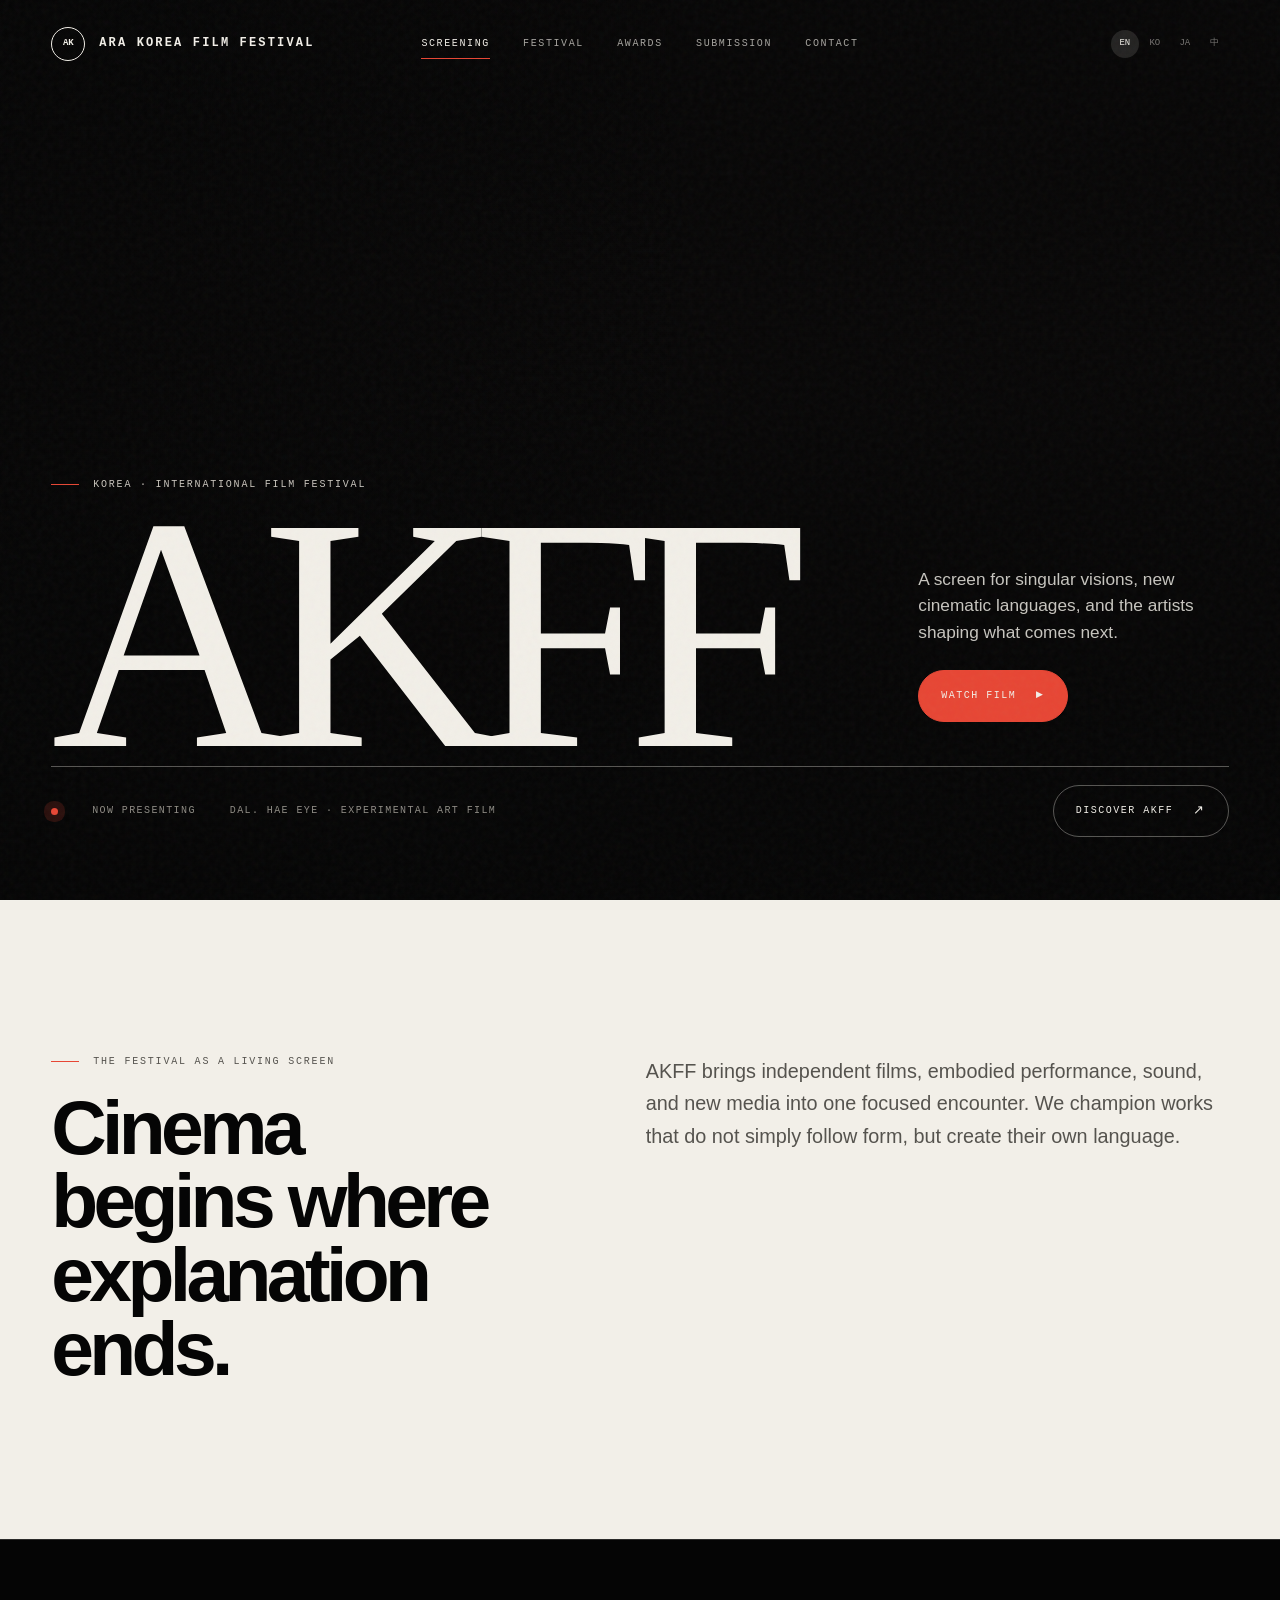
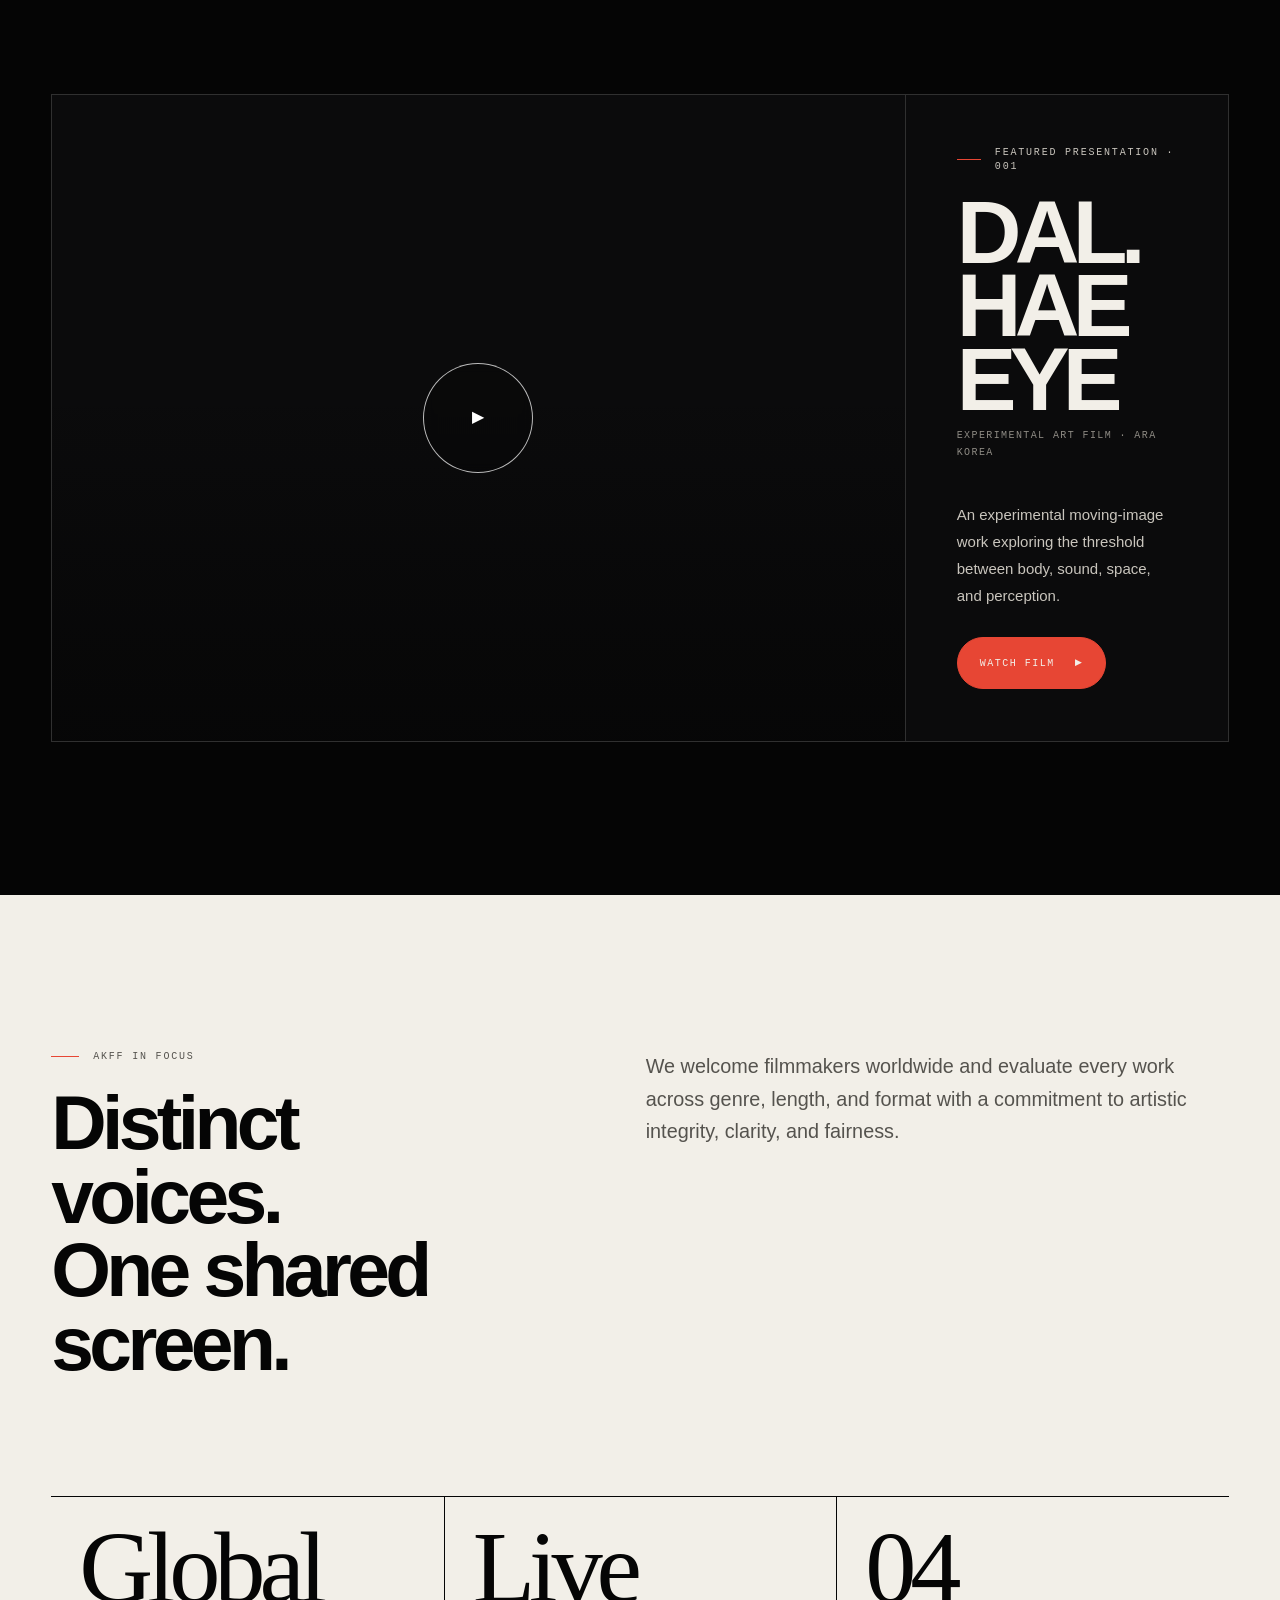
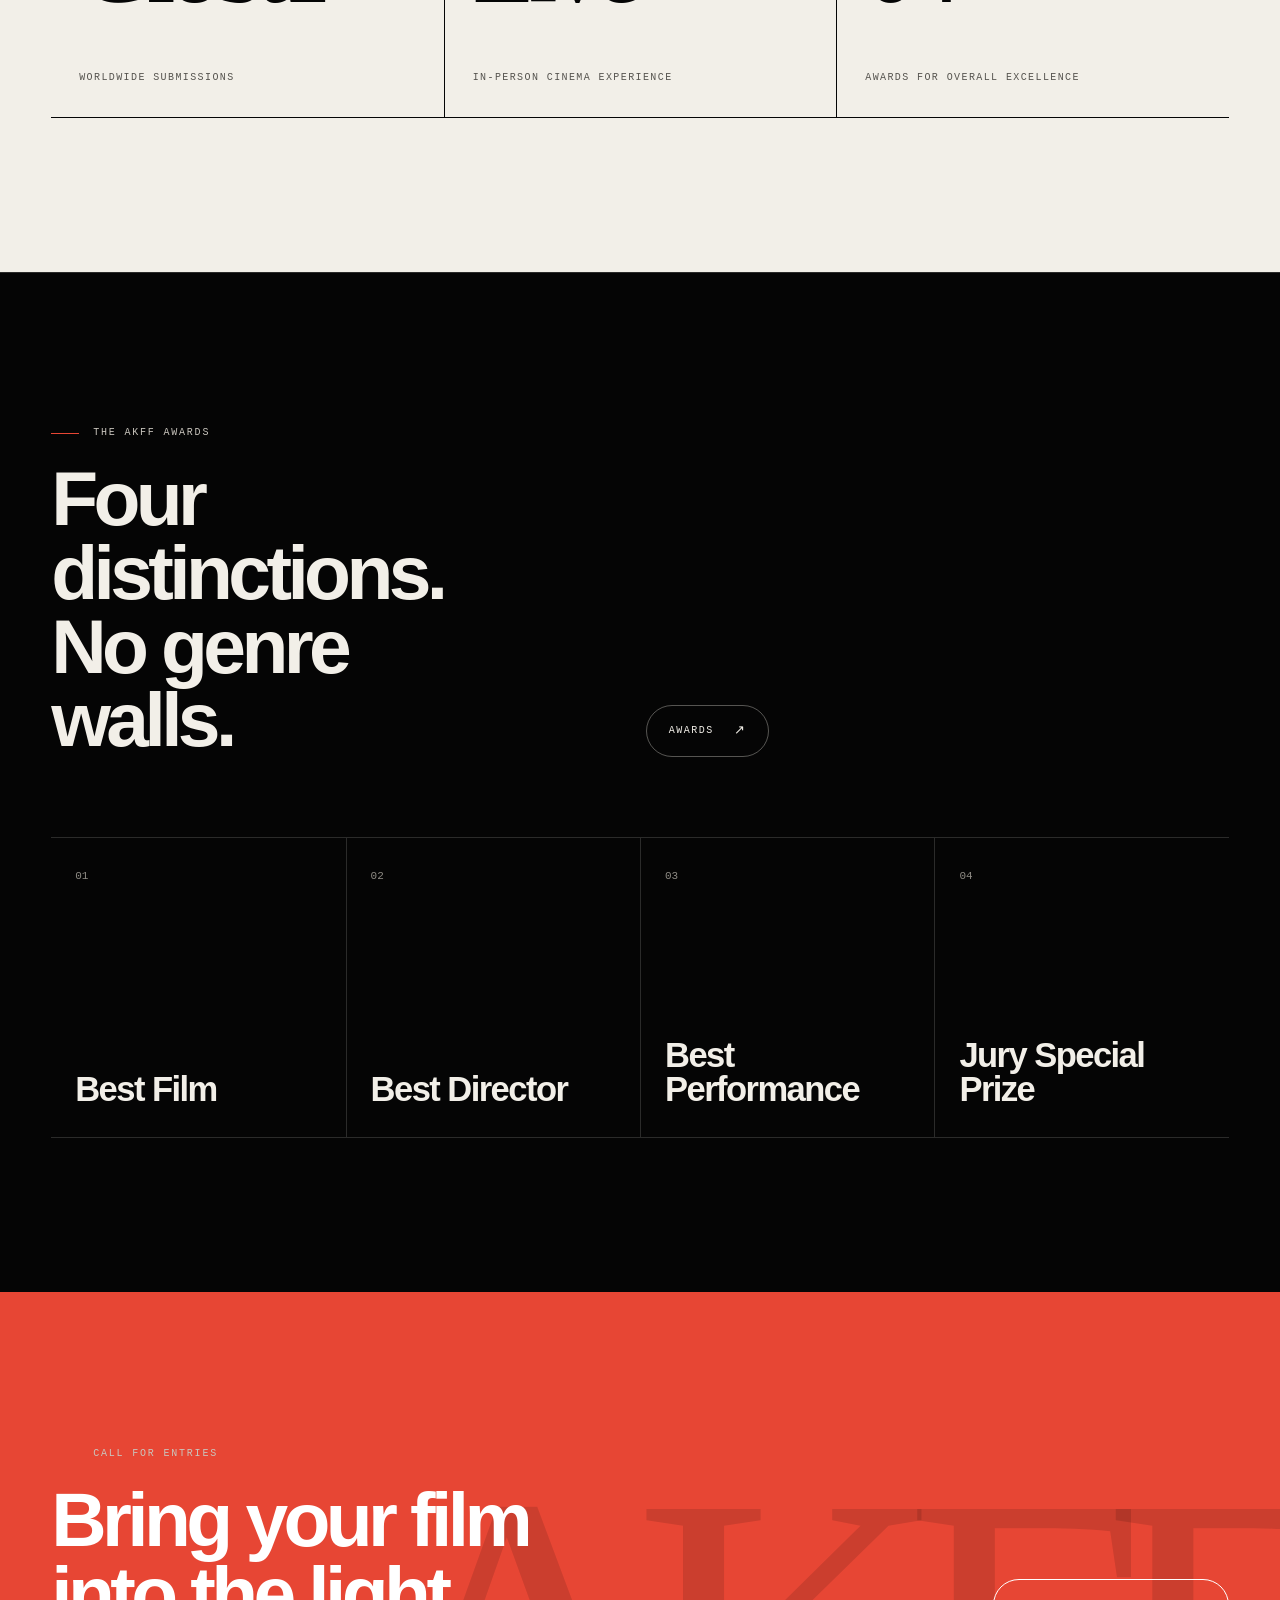
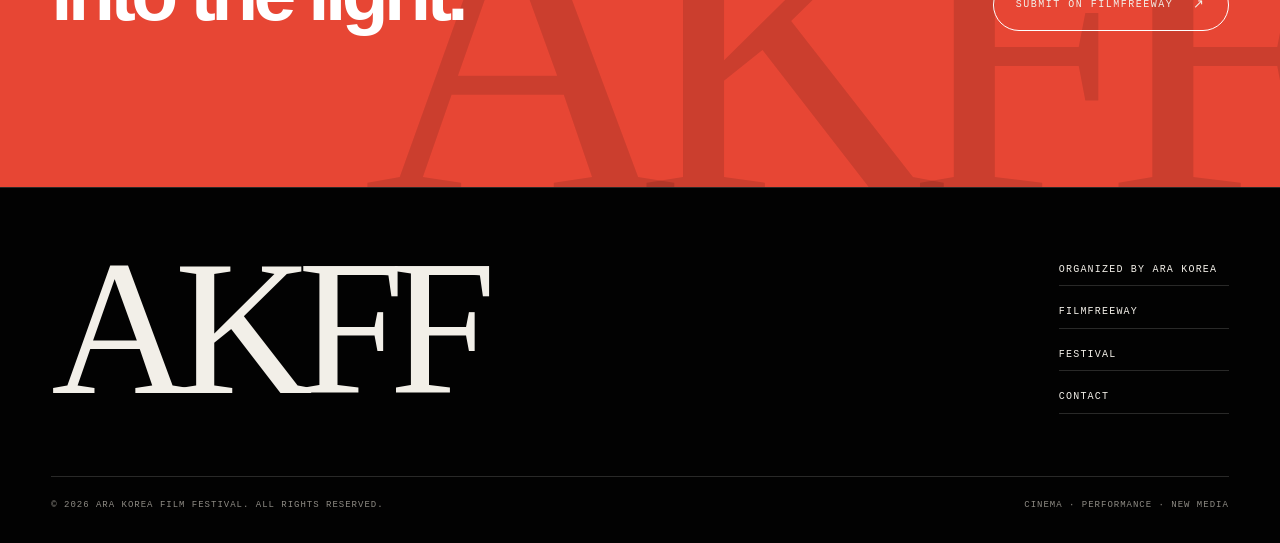
<file: index.html>
<!doctype html>
<html lang="en">
<head>
  <meta charset="utf-8">
  <meta name="viewport" content="width=device-width, initial-scale=1">
  <title>Ara Korea Film Festival · AKFF</title>
  <meta name="description" content="Ara Korea Film Festival — a screen for singular visions, new cinematic languages, and emerging filmmakers worldwide.">
  <meta name="robots" content="index,follow,max-image-preview:large,max-snippet:-1,max-video-preview:-1">
  <meta name="author" content="Ara Korea Film Festival">
  <meta name="theme-color" content="#050505">
  <meta property="og:type" content="website">
  <meta property="og:site_name" content="Ara Korea Film Festival">
  <meta property="og:title" content="Ara Korea Film Festival · AKFF">
  <meta property="og:description" content="Cinema · Performance · New Media">
  <meta property="og:image" content="https://i.ytimg.com/vi/4b6K4aricJc/maxresdefault.jpg">
  <meta property="og:url" content="https://www.arakoreafilmfestival.com/">
  <meta property="og:locale" content="en_US">
  <meta property="og:locale:alternate" content="ko_KR">
  <meta property="og:locale:alternate" content="ja_JP">
  <meta property="og:locale:alternate" content="zh_CN">
  <meta name="twitter:card" content="summary_large_image">
  <meta name="twitter:title" content="Ara Korea Film Festival · AKFF">
  <meta name="twitter:description" content="An international in-person film festival in Korea for bold cinematic voices worldwide.">
  <meta name="twitter:image" content="https://i.ytimg.com/vi/4b6K4aricJc/maxresdefault.jpg">
  <link rel="canonical" href="https://www.arakoreafilmfestival.com/">
  <link rel="stylesheet" href="./style.css">
  <script src="./site.js" defer></script>
  <script type="application/ld+json">
  {
    "@context": "https://schema.org",
    "@graph": [
      {
        "@type": "Organization",
        "@id": "https://www.arakoreafilmfestival.com/#organization",
        "name": "Ara Korea Film Festival",
        "alternateName": "AKFF",
        "url": "https://www.arakoreafilmfestival.com/",
        "description": "An international in-person film festival in Korea discovering and supporting independent, emerging, and experimental filmmakers worldwide.",
        "sameAs": ["https://filmfreeway.com/arakorea"],
        "parentOrganization": {
          "@type": "Organization",
          "name": "ARA KOREA",
          "url": "https://arakorea.org"
        }
      },
      {
        "@type": "WebSite",
        "@id": "https://www.arakoreafilmfestival.com/#website",
        "url": "https://www.arakoreafilmfestival.com/",
        "name": "Ara Korea Film Festival",
        "alternateName": "AKFF",
        "publisher": {"@id": "https://www.arakoreafilmfestival.com/#organization"},
        "inLanguage": ["en", "ko", "ja", "zh-CN"]
      },
      {
        "@type": "WebPage",
        "@id": "https://www.arakoreafilmfestival.com/#webpage",
        "url": "https://www.arakoreafilmfestival.com/",
        "name": "Ara Korea Film Festival · AKFF",
        "description": "Ara Korea Film Festival presents cinema, performance, sound, and new media while supporting emerging filmmakers worldwide.",
        "isPartOf": {"@id": "https://www.arakoreafilmfestival.com/#website"},
        "about": {"@id": "https://www.arakoreafilmfestival.com/#organization"},
        "inLanguage": "en"
      }
    ]
  }
  </script>
</head>
<body class="home" data-page="home">
  <a class="skip-link" href="#main" data-i18n="skip">Skip to content</a>
  <header id="siteHeader"></header>

  <main id="main" class="page-shell">
    <section class="home-hero" aria-labelledby="heroTitle">
      <div class="hero-video" aria-hidden="true">
        <div class="hero-video-poster"></div>
        <iframe
          src="https://www.youtube.com/embed/4b6K4aricJc?autoplay=1&amp;mute=1&amp;controls=0&amp;loop=1&amp;playlist=4b6K4aricJc&amp;playsinline=1&amp;rel=0&amp;iv_load_policy=3"
          title="DAL. HAE EYE background film"
          allow="autoplay; encrypted-media; picture-in-picture"
          tabindex="-1"></iframe>
      </div>
      <div class="hero-shade"></div>
      <div class="hero-grid"></div>

      <div class="hero-content">
        <div class="hero-content-inner">
          <p class="eyebrow" data-i18n="home.kicker">Korea · International Film Festival</p>
          <div class="hero-title-row">
            <h1 id="heroTitle" class="hero-title">AKFF</h1>
            <div class="hero-side">
              <p data-i18n="home.heroCopy">A screen for singular visions, new cinematic languages, and the artists shaping what comes next.</p>
              <div class="button-row">
                <button class="button primary play" type="button" data-open-screening><span data-i18n="common.watch">Watch film</span></button>
              </div>
            </div>
          </div>
          <div class="hero-bottom">
            <div class="hero-caption meta-text">
              <span class="live-dot" aria-hidden="true"></span>
              <span data-i18n="home.now">Now presenting</span>
              <span data-i18n="home.heroMeta">DAL. HAE EYE · Experimental Art Film</span>
            </div>
            <a class="button" href="/about"><span data-i18n="common.discover">Discover AKFF</span></a>
          </div>
        </div>
      </div>
    </section>

    <section class="index-section light">
      <div class="content-frame split-intro reveal">
        <div>
          <p class="eyebrow" data-i18n="home.introKicker">The festival as a living screen</p>
          <h2 class="section-title" data-i18n="home.introTitle">Cinema begins where explanation ends.</h2>
        </div>
        <p class="body-large" data-i18n="home.introCopy">AKFF brings independent films, embodied performance, sound, and new media into one focused encounter. We champion works that do not simply follow form, but create their own language.</p>
      </div>
    </section>

    <section class="index-section" id="screening">
      <div class="content-frame">
        <article class="feature-film reveal">
          <div class="feature-visual">
            <button class="play-disc" type="button" data-open-screening aria-label="Watch film">▶</button>
          </div>
          <div class="feature-copy">
            <div>
              <p class="eyebrow" data-i18n="home.featureKicker">Featured presentation · 001</p>
              <h2 class="feature-name" data-i18n-html="home.featureTitle">DAL.<br>HAE EYE</h2>
              <p class="meta-text" data-i18n="home.featureType">Experimental Art Film · ARA KOREA</p>
            </div>
            <div>
              <p class="body-copy" data-i18n="home.featureCopy">An experimental moving-image work exploring the threshold between body, sound, space, and perception.</p>
              <div class="button-row" style="margin-top:28px">
                <button class="button primary play" type="button" data-open-screening><span data-i18n="common.watch">Watch film</span></button>
              </div>
            </div>
          </div>
        </article>
      </div>
    </section>

    <section class="index-section light">
      <div class="content-frame">
        <div class="split-intro reveal">
          <div>
            <p class="eyebrow" data-i18n="home.manifestoKicker">AKFF in focus</p>
            <h2 class="section-title" data-i18n-html="home.manifestoTitle">Distinct voices.<br>One shared screen.</h2>
          </div>
          <p class="body-large" data-i18n="home.manifestoCopy">We welcome filmmakers worldwide and evaluate every work across genre, length, and format with a commitment to artistic integrity, clarity, and fairness.</p>
        </div>
        <div class="stat-grid reveal">
          <div class="stat">
            <span class="stat-value" data-i18n="home.stat1Value">Global</span>
            <span class="meta-text" data-i18n="home.stat1Label">Worldwide submissions</span>
          </div>
          <div class="stat">
            <span class="stat-value" data-i18n="home.stat2Value">Live</span>
            <span class="meta-text" data-i18n="home.stat2Label">In-person cinema experience</span>
          </div>
          <div class="stat">
            <span class="stat-value" data-i18n="home.stat3Value">04</span>
            <span class="meta-text" data-i18n="home.stat3Label">Awards for overall excellence</span>
          </div>
        </div>
      </div>
    </section>

    <section class="index-section">
      <div class="content-frame">
        <div class="split-intro reveal" style="margin-bottom:80px">
          <div>
            <p class="eyebrow" data-i18n="home.awardsKicker">The AKFF Awards</p>
            <h2 class="section-title" data-i18n-html="home.awardsTitle">Four distinctions.<br>No genre walls.</h2>
          </div>
          <div class="button-row" style="align-self:end">
            <a class="button" href="/awards"><span data-i18n="nav.awards">Awards</span></a>
          </div>
        </div>
        <div class="award-strip reveal">
          <a class="award-mini" href="/awards#best-film"><span class="number">01</span><h3 data-i18n="home.award1">Best Film</h3></a>
          <a class="award-mini" href="/awards#best-director"><span class="number">02</span><h3 data-i18n="home.award2">Best Director</h3></a>
          <a class="award-mini" href="/awards#best-performance"><span class="number">03</span><h3 data-i18n="home.award3">Best Performance</h3></a>
          <a class="award-mini" href="/awards#jury-prize"><span class="number">04</span><h3 data-i18n="home.award4">Jury Special Prize</h3></a>
        </div>
      </div>
    </section>

    <section class="cta-banner">
      <div class="content-frame cta-banner-inner reveal">
        <div>
          <p class="eyebrow" data-i18n="home.ctaKicker">Call for entries</p>
          <h2 class="section-title" data-i18n-html="home.ctaTitle">Bring your film<br>into the light.</h2>
        </div>
        <a class="button" href="https://filmfreeway.com/arakorea" target="_blank" rel="noopener"><span data-i18n="common.submit">Submit on FilmFreeway</span></a>
      </div>
    </section>
  </main>

  <footer id="siteFooter"></footer>

  <div class="screening-modal" id="screeningModal" role="dialog" aria-modal="true" aria-hidden="true" aria-label="AKFF screening">
    <div class="screening-stage">
      <button class="screening-close" type="button" data-player-close><span data-i18n="common.close">Close</span> ×</button>
      <div class="screening-player" id="akffPlayer"></div>
      <div class="screening-controls">
        <div class="control-group">
          <button type="button" data-player-play aria-label="Play">▶</button>
          <button type="button" data-player-mute aria-label="Mute">♪</button>
          <span class="screening-title" data-i18n="player.title">DAL. HAE EYE · AKFF Featured Presentation</span>
        </div>
        <button type="button" data-player-fullscreen aria-label="Fullscreen">⛶</button>
      </div>
    </div>
  </div>
</body>
</html>
</file>
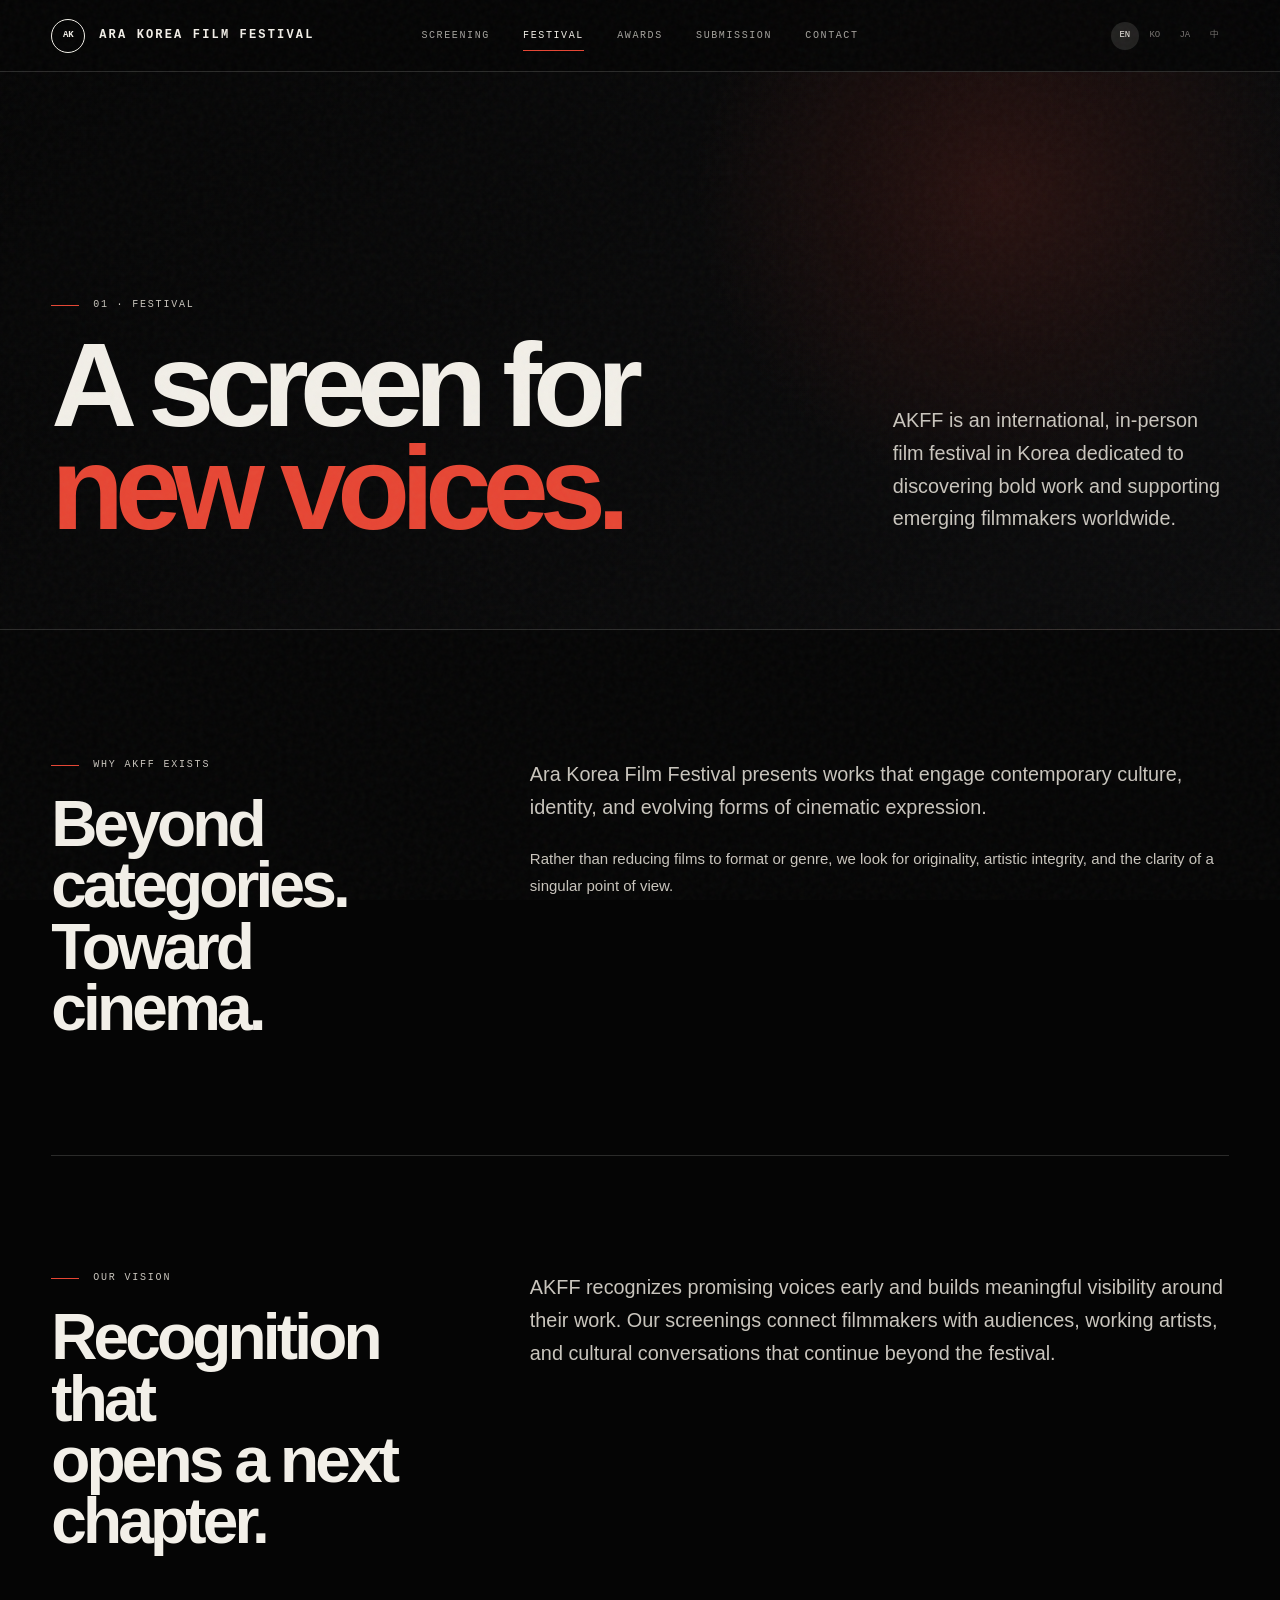
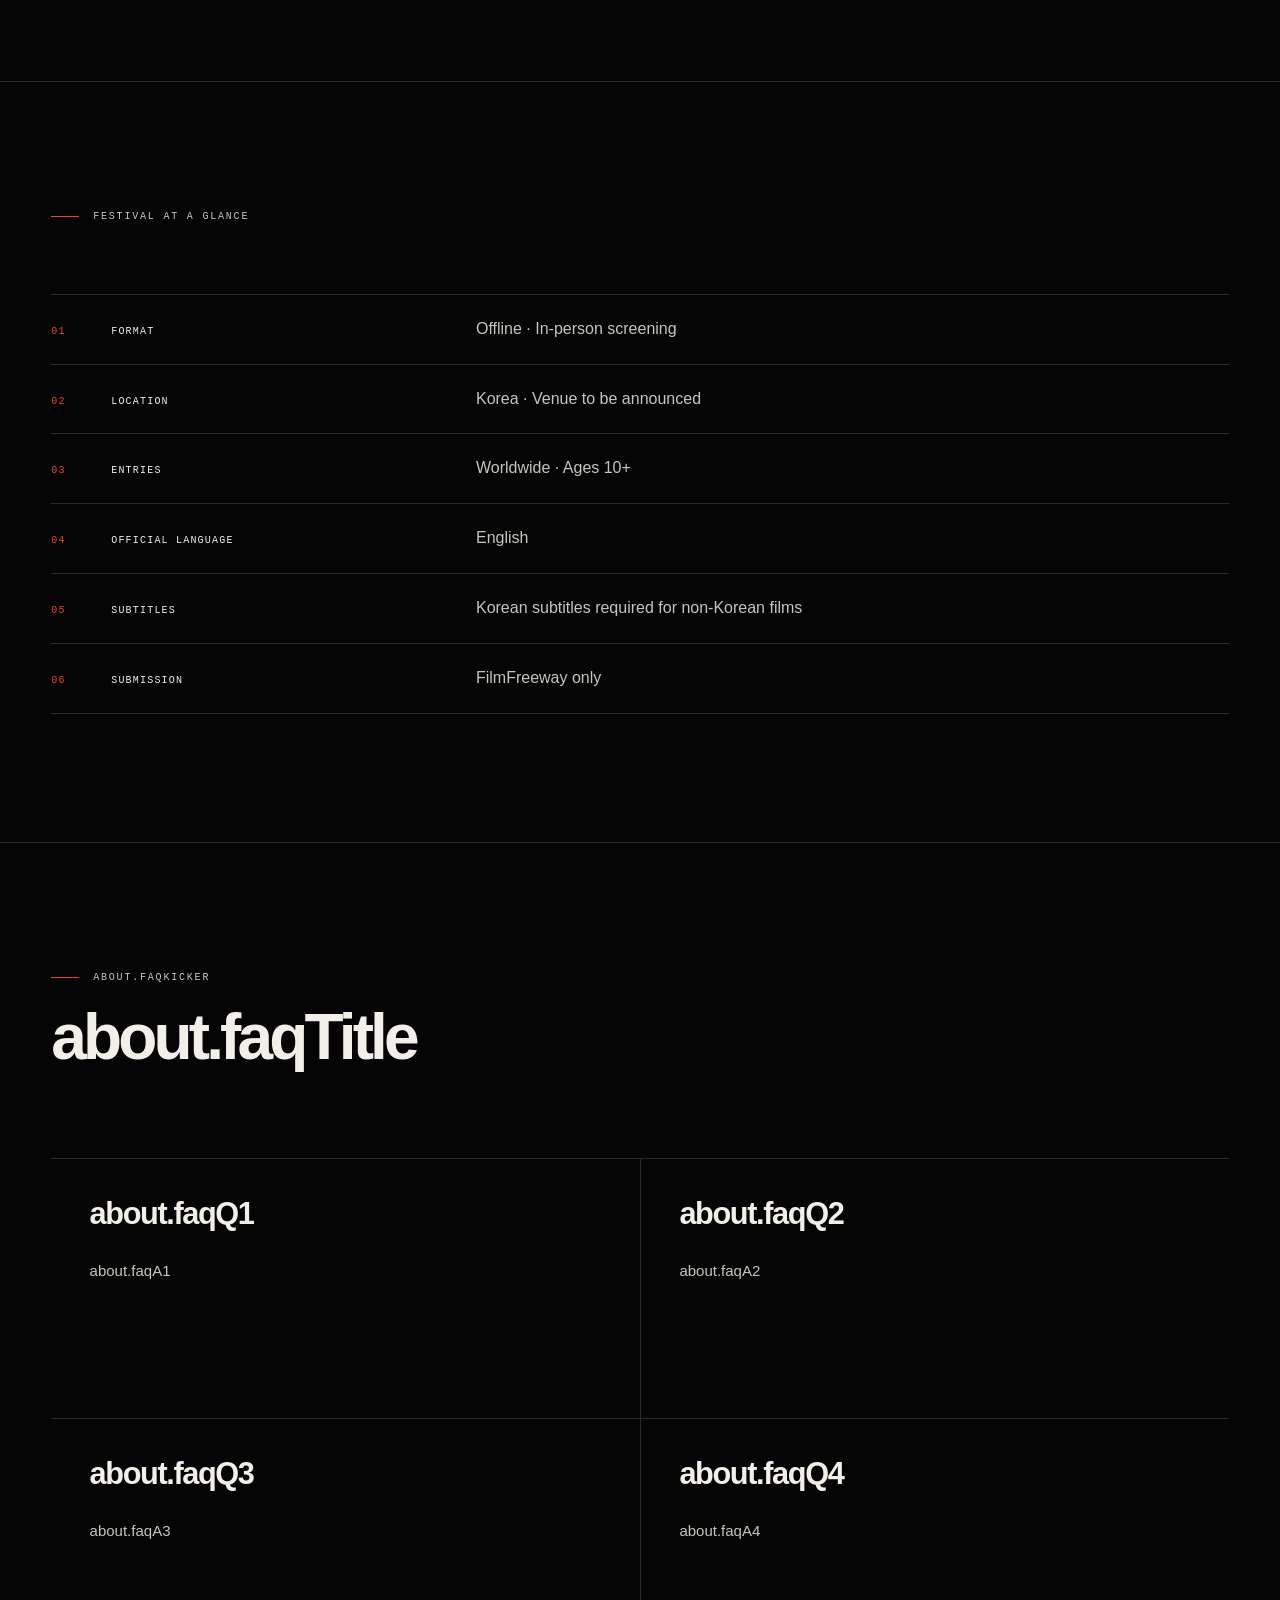
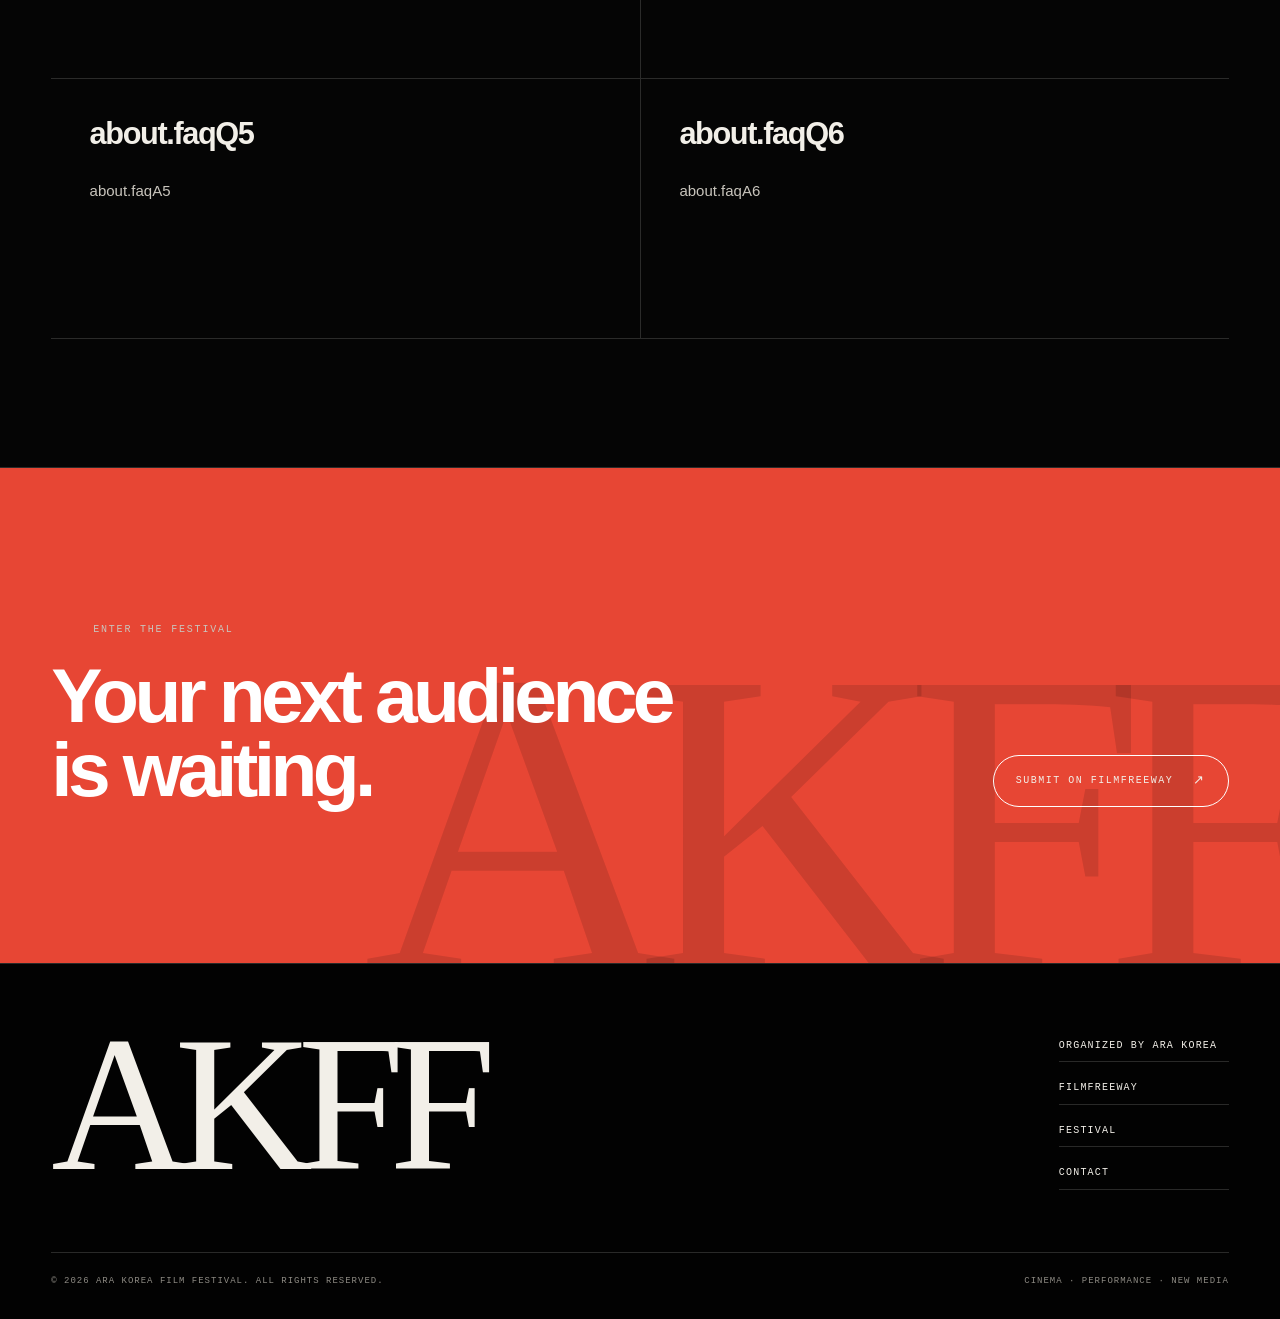
<file: about.html>
<!doctype html>
<html lang="en">
<head>
  <meta charset="utf-8">
  <meta name="viewport" content="width=device-width, initial-scale=1">
  <title>Festival · Ara Korea Film Festival</title>
  <meta name="description" content="About Ara Korea Film Festival — an international in-person film festival in Korea supporting emerging filmmakers worldwide.">
  <meta name="robots" content="index,follow,max-image-preview:large,max-snippet:-1">
  <meta name="theme-color" content="#050505">
  <meta property="og:type" content="website">
  <meta property="og:site_name" content="Ara Korea Film Festival">
  <meta property="og:title" content="Festival · Ara Korea Film Festival">
  <meta property="og:description" content="A screen for new voices.">
  <meta property="og:image" content="https://i.ytimg.com/vi/4b6K4aricJc/maxresdefault.jpg">
  <meta property="og:url" content="https://www.arakoreafilmfestival.com/about">
  <meta name="twitter:card" content="summary_large_image">
  <meta name="twitter:title" content="Festival · Ara Korea Film Festival">
  <meta name="twitter:description" content="What AKFF is, who can submit, how screenings work, and the festival's four awards.">
  <meta name="twitter:image" content="https://i.ytimg.com/vi/4b6K4aricJc/maxresdefault.jpg">
  <link rel="canonical" href="https://www.arakoreafilmfestival.com/about">
  <link rel="stylesheet" href="./style.css">
  <script src="./site.js" defer></script>
  <script type="application/ld+json">
  {
    "@context": "https://schema.org",
    "@graph": [
      {
        "@type": "AboutPage",
        "@id": "https://www.arakoreafilmfestival.com/about#webpage",
        "url": "https://www.arakoreafilmfestival.com/about",
        "name": "About Ara Korea Film Festival",
        "description": "AKFF is an international in-person film festival in Korea for independent, emerging, and experimental filmmakers worldwide.",
        "isPartOf": {"@id": "https://www.arakoreafilmfestival.com/#website"},
        "about": {"@id": "https://www.arakoreafilmfestival.com/#organization"},
        "inLanguage": "en"
      },
      {
        "@type": "FAQPage",
        "@id": "https://www.arakoreafilmfestival.com/about#faq",
        "mainEntity": [
          {"@type":"Question","name":"What is Ara Korea Film Festival?","acceptedAnswer":{"@type":"Answer","text":"Ara Korea Film Festival, or AKFF, is an international in-person film festival held in Korea for independent, emerging, and experimental filmmakers worldwide."}},
          {"@type":"Question","name":"Who can submit a film?","acceptedAnswer":{"@type":"Answer","text":"Filmmakers aged 10 and above may submit from any country. Individuals, groups, organizations, institutions, clubs, and small businesses are eligible."}},
          {"@type":"Question","name":"What kinds of films does AKFF accept?","acceptedAnswer":{"@type":"Answer","text":"AKFF accepts every genre, length, and format. Feature, short, documentary, dance, experimental, and new-media works are considered together."}},
          {"@type":"Question","name":"How are films submitted?","acceptedAnswer":{"@type":"Answer","text":"All entries are submitted exclusively through the official AKFF page on FilmFreeway. Submission information must be provided in English."}},
          {"@type":"Question","name":"Is AKFF an online festival?","acceptedAnswer":{"@type":"Answer","text":"No. AKFF is an offline, in-person festival in Korea. The confirmed venue and screening schedule will be announced separately."}},
          {"@type":"Question","name":"How many awards does AKFF present?","acceptedAnswer":{"@type":"Answer","text":"AKFF presents four awards in total: Best Film, Best Director, Best Performance, and the Jury Special Prize."}}
        ]
      }
    ]
  }
  </script>
</head>
<body data-page="about">
  <a class="skip-link" href="#main" data-i18n="skip">Skip to content</a>
  <header id="siteHeader"></header>

  <main id="main" class="page-shell">
    <section class="page-hero">
      <div class="content-frame page-hero-grid">
        <div>
          <p class="eyebrow" data-i18n="about.kicker">01 · Festival</p>
          <h1 class="display-title" data-i18n-html="about.title">A screen for<br><em>new voices.</em></h1>
        </div>
        <div class="page-hero-copy">
          <p class="body-large" data-i18n="about.lead">AKFF is an international, in-person film festival in Korea dedicated to discovering bold work and supporting emerging filmmakers worldwide.</p>
        </div>
      </div>
    </section>

    <section class="content-section">
      <div class="content-frame">
        <div class="editorial-grid reveal">
          <div>
            <p class="eyebrow" data-i18n="about.section1Kicker">Why AKFF exists</p>
            <h2 class="section-title small" data-i18n-html="about.section1Title">Beyond categories.<br>Toward cinema.</h2>
          </div>
          <div class="editorial-copy">
            <p class="body-large" data-i18n="about.section1Copy1">Ara Korea Film Festival presents works that engage contemporary culture, identity, and evolving forms of cinematic expression.</p>
            <p class="body-copy" data-i18n="about.section1Copy2">Rather than reducing films to format or genre, we look for originality, artistic integrity, and the clarity of a singular point of view.</p>
          </div>
        </div>

        <div class="editorial-grid reveal">
          <div>
            <p class="eyebrow" data-i18n="about.section2Kicker">Our vision</p>
            <h2 class="section-title small" data-i18n-html="about.section2Title">Recognition that<br>opens a next chapter.</h2>
          </div>
          <div class="editorial-copy">
            <p class="body-large" data-i18n="about.section2Copy">AKFF recognizes promising voices early and builds meaningful visibility around their work. Our screenings connect filmmakers with audiences, working artists, and cultural conversations that continue beyond the festival.</p>
          </div>
        </div>
      </div>
    </section>

    <section class="content-section">
      <div class="content-frame reveal">
        <p class="eyebrow" data-i18n="about.factsTitle">Festival at a glance</p>
        <ul class="fact-list">
          <li><span class="fact-index">01</span><span class="fact-label" data-i18n="about.fact1Label">Format</span><span class="fact-value" data-i18n="about.fact1Value">Offline · In-person screening</span></li>
          <li><span class="fact-index">02</span><span class="fact-label" data-i18n="about.fact2Label">Location</span><span class="fact-value" data-i18n="about.fact2Value">Korea · Venue to be announced</span></li>
          <li><span class="fact-index">03</span><span class="fact-label" data-i18n="about.fact3Label">Entries</span><span class="fact-value" data-i18n="about.fact3Value">Worldwide · Ages 10+</span></li>
          <li><span class="fact-index">04</span><span class="fact-label" data-i18n="about.fact4Label">Official language</span><span class="fact-value" data-i18n="about.fact4Value">English</span></li>
          <li><span class="fact-index">05</span><span class="fact-label" data-i18n="about.fact5Label">Subtitles</span><span class="fact-value" data-i18n="about.fact5Value">Korean subtitles required for non-Korean films</span></li>
          <li><span class="fact-index">06</span><span class="fact-label" data-i18n="about.fact6Label">Submission</span><span class="fact-value" data-i18n="about.fact6Value">FilmFreeway only</span></li>
        </ul>
      </div>
    </section>

    <section class="content-section" aria-labelledby="faqTitle">
      <div class="content-frame">
        <div class="split-intro reveal faq-intro">
          <div>
            <p class="eyebrow" data-i18n="about.faqKicker">Essential answers</p>
            <h2 id="faqTitle" class="section-title small" data-i18n="about.faqTitle">AKFF, clearly explained.</h2>
          </div>
        </div>
        <div class="faq-grid reveal">
          <article class="faq-item"><h3 data-i18n="about.faqQ1">What is Ara Korea Film Festival?</h3><p data-i18n="about.faqA1">Ara Korea Film Festival, or AKFF, is an international in-person film festival held in Korea for independent, emerging, and experimental filmmakers worldwide.</p></article>
          <article class="faq-item"><h3 data-i18n="about.faqQ2">Who can submit a film?</h3><p data-i18n="about.faqA2">Filmmakers aged 10 and above may submit from any country. Individuals, groups, organizations, institutions, clubs, and small businesses are eligible.</p></article>
          <article class="faq-item"><h3 data-i18n="about.faqQ3">What kinds of films does AKFF accept?</h3><p data-i18n="about.faqA3">AKFF accepts every genre, length, and format. Feature, short, documentary, dance, experimental, and new-media works are considered together.</p></article>
          <article class="faq-item"><h3 data-i18n="about.faqQ4">How are films submitted?</h3><p data-i18n="about.faqA4">All entries are submitted exclusively through the official AKFF page on FilmFreeway. Submission information must be provided in English.</p></article>
          <article class="faq-item"><h3 data-i18n="about.faqQ5">Is AKFF an online festival?</h3><p data-i18n="about.faqA5">No. AKFF is an offline, in-person festival in Korea. The confirmed venue and screening schedule will be announced separately.</p></article>
          <article class="faq-item"><h3 data-i18n="about.faqQ6">How many awards does AKFF present?</h3><p data-i18n="about.faqA6">AKFF presents four awards in total: Best Film, Best Director, Best Performance, and the Jury Special Prize.</p></article>
        </div>
      </div>
    </section>

    <section class="cta-banner">
      <div class="content-frame cta-banner-inner reveal">
        <div>
          <p class="eyebrow" data-i18n="about.ctaKicker">Enter the festival</p>
          <h2 class="section-title" data-i18n-html="about.ctaTitle">Your next audience<br>is waiting.</h2>
        </div>
        <a class="button" href="https://filmfreeway.com/arakorea" target="_blank" rel="noopener"><span data-i18n="common.submit">Submit on FilmFreeway</span></a>
      </div>
    </section>
  </main>

  <footer id="siteFooter"></footer>
</body>
</html>
</file>
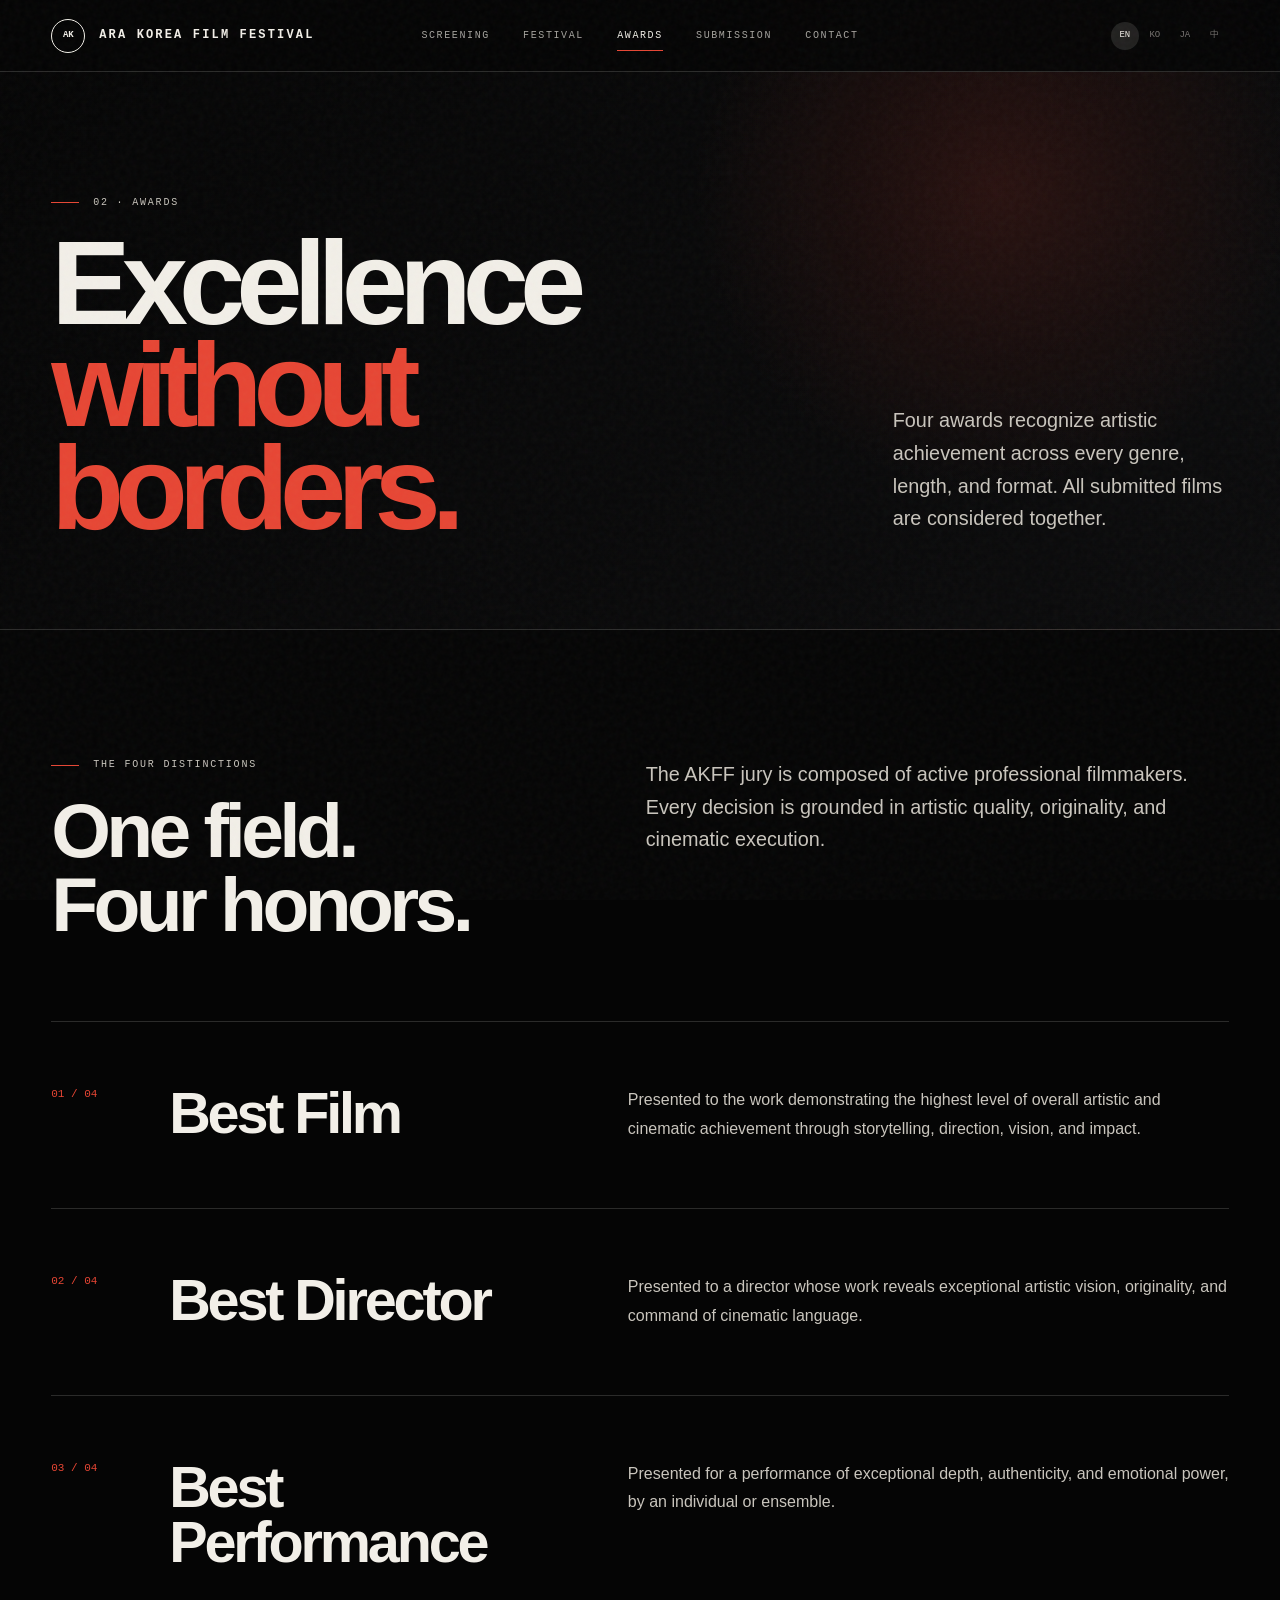
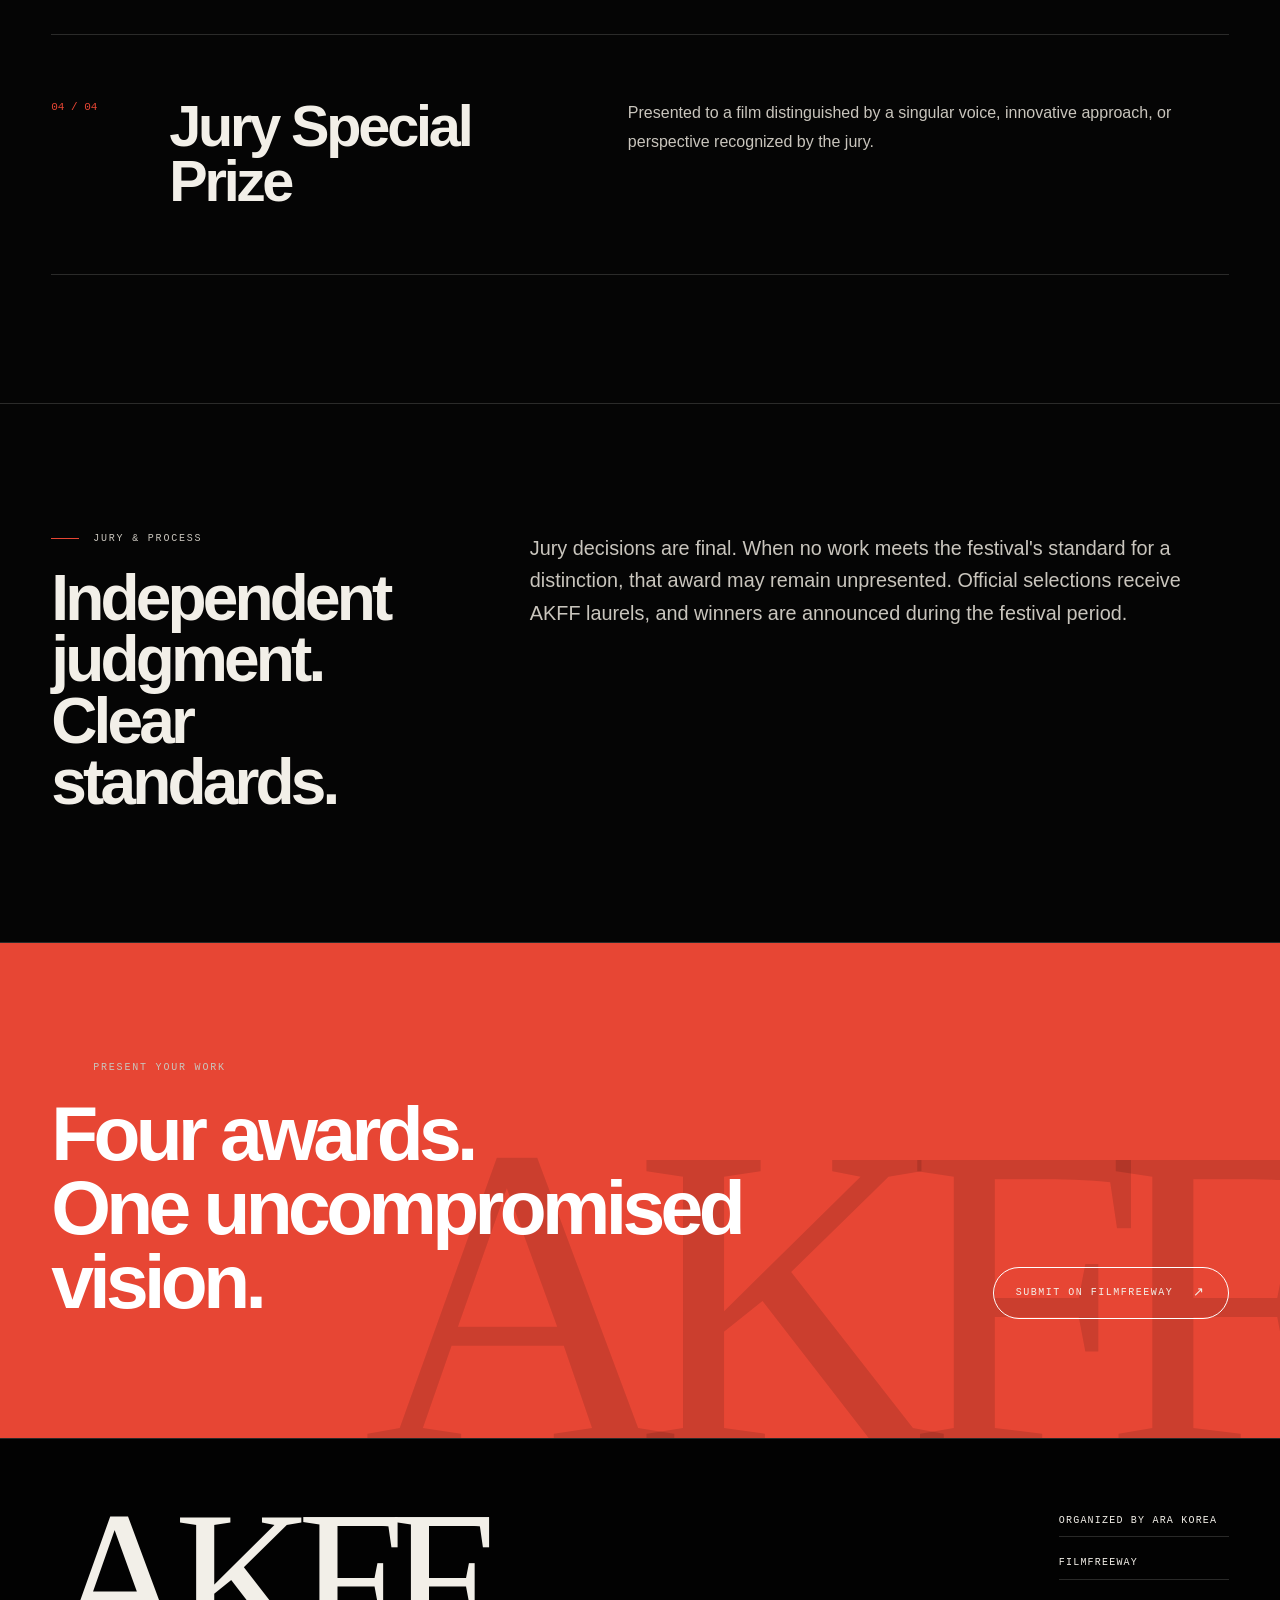
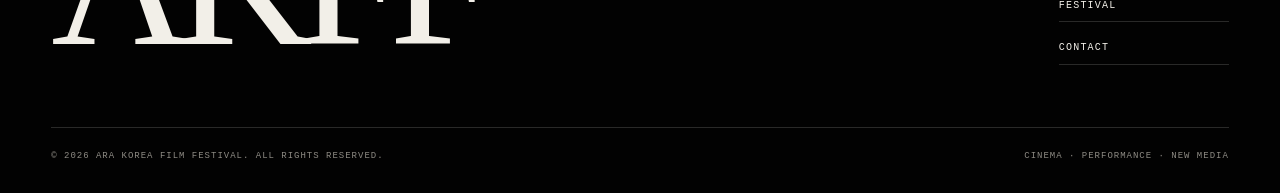
<file: awards.html>
<!doctype html>
<html lang="en">
<head>
  <meta charset="utf-8">
  <meta name="viewport" content="width=device-width, initial-scale=1">
  <title>Awards · Ara Korea Film Festival</title>
  <meta name="description" content="The four AKFF awards recognize overall artistic and cinematic excellence across every genre, length, and format.">
  <meta name="robots" content="index,follow,max-image-preview:large,max-snippet:-1">
  <meta name="theme-color" content="#050505">
  <meta property="og:type" content="website">
  <meta property="og:site_name" content="Ara Korea Film Festival">
  <meta property="og:title" content="Awards · Ara Korea Film Festival">
  <meta property="og:description" content="Four distinctions. No genre walls.">
  <meta property="og:image" content="https://i.ytimg.com/vi/4b6K4aricJc/maxresdefault.jpg">
  <meta property="og:url" content="https://www.arakoreafilmfestival.com/awards">
  <meta name="twitter:card" content="summary_large_image">
  <meta name="twitter:title" content="The Four AKFF Awards">
  <meta name="twitter:description" content="Best Film, Best Director, Best Performance, and Jury Special Prize.">
  <meta name="twitter:image" content="https://i.ytimg.com/vi/4b6K4aricJc/maxresdefault.jpg">
  <link rel="canonical" href="https://www.arakoreafilmfestival.com/awards">
  <link rel="stylesheet" href="./style.css">
  <script src="./site.js" defer></script>
  <script type="application/ld+json">
  {
    "@context": "https://schema.org",
    "@type": "WebPage",
    "@id": "https://www.arakoreafilmfestival.com/awards#webpage",
    "url": "https://www.arakoreafilmfestival.com/awards",
    "name": "The Four AKFF Awards",
    "description": "Ara Korea Film Festival presents four awards across every genre, length, and format.",
    "isPartOf": {"@id": "https://www.arakoreafilmfestival.com/#website"},
    "about": {"@id": "https://www.arakoreafilmfestival.com/#organization"},
    "mainEntity": {
      "@type": "ItemList",
      "name": "AKFF Awards",
      "numberOfItems": 4,
      "itemListElement": [
        {"@type":"ListItem","position":1,"name":"Best Film"},
        {"@type":"ListItem","position":2,"name":"Best Director"},
        {"@type":"ListItem","position":3,"name":"Best Performance"},
        {"@type":"ListItem","position":4,"name":"Jury Special Prize"}
      ]
    },
    "inLanguage": "en"
  }
  </script>
</head>
<body data-page="awards">
  <a class="skip-link" href="#main" data-i18n="skip">Skip to content</a>
  <header id="siteHeader"></header>

  <main id="main" class="page-shell">
    <section class="page-hero">
      <div class="content-frame page-hero-grid">
        <div>
          <p class="eyebrow" data-i18n="awards.kicker">02 · Awards</p>
          <h1 class="display-title" data-i18n-html="awards.title">Excellence<br><em>without borders.</em></h1>
        </div>
        <div class="page-hero-copy">
          <p class="body-large" data-i18n="awards.lead">Four awards recognize artistic achievement across every genre, length, and format. All submitted films are considered together.</p>
        </div>
      </div>
    </section>

    <section class="content-section">
      <div class="content-frame">
        <div class="split-intro reveal" style="margin-bottom:80px">
          <div>
            <p class="eyebrow" data-i18n="awards.introKicker">The four distinctions</p>
            <h2 class="section-title" data-i18n-html="awards.introTitle">One field.<br>Four honors.</h2>
          </div>
          <p class="body-large" data-i18n="awards.introCopy">The AKFF jury is composed of active professional filmmakers. Every decision is grounded in artistic quality, originality, and cinematic execution.</p>
        </div>

        <div class="award-list reveal">
          <article class="award-row" id="best-film">
            <span class="award-index">01 / 04</span>
            <h3 class="award-name" data-i18n="awards.a1">Best Film</h3>
            <p class="award-description" data-i18n="awards.a1d">Presented to the work demonstrating the highest level of overall artistic and cinematic achievement through storytelling, direction, vision, and impact.</p>
          </article>
          <article class="award-row" id="best-director">
            <span class="award-index">02 / 04</span>
            <h3 class="award-name" data-i18n="awards.a2">Best Director</h3>
            <p class="award-description" data-i18n="awards.a2d">Presented to a director whose work reveals exceptional artistic vision, originality, and command of cinematic language.</p>
          </article>
          <article class="award-row" id="best-performance">
            <span class="award-index">03 / 04</span>
            <h3 class="award-name" data-i18n="awards.a3">Best Performance</h3>
            <p class="award-description" data-i18n="awards.a3d">Presented for a performance of exceptional depth, authenticity, and emotional power, by an individual or ensemble.</p>
          </article>
          <article class="award-row" id="jury-prize">
            <span class="award-index">04 / 04</span>
            <h3 class="award-name" data-i18n="awards.a4">Jury Special Prize</h3>
            <p class="award-description" data-i18n="awards.a4d">Presented to a film distinguished by a singular voice, innovative approach, or perspective recognized by the jury.</p>
          </article>
        </div>
      </div>
    </section>

    <section class="content-section">
      <div class="content-frame editorial-grid reveal">
        <div>
          <p class="eyebrow" data-i18n="awards.noteKicker">Jury & process</p>
          <h2 class="section-title small" data-i18n-html="awards.noteTitle">Independent judgment.<br>Clear standards.</h2>
        </div>
        <p class="body-large" data-i18n="awards.noteCopy">Jury decisions are final. When no work meets the festival's standard for a distinction, that award may remain unpresented. Official selections receive AKFF laurels, and winners are announced during the festival period.</p>
      </div>
    </section>

    <section class="cta-banner">
      <div class="content-frame cta-banner-inner reveal">
        <div>
          <p class="eyebrow" data-i18n="awards.ctaKicker">Present your work</p>
          <h2 class="section-title" data-i18n-html="awards.ctaTitle">Four awards.<br>One uncompromised vision.</h2>
        </div>
        <a class="button" href="https://filmfreeway.com/arakorea" target="_blank" rel="noopener"><span data-i18n="common.submit">Submit on FilmFreeway</span></a>
      </div>
    </section>
  </main>

  <footer id="siteFooter"></footer>
</body>
</html>
</file>
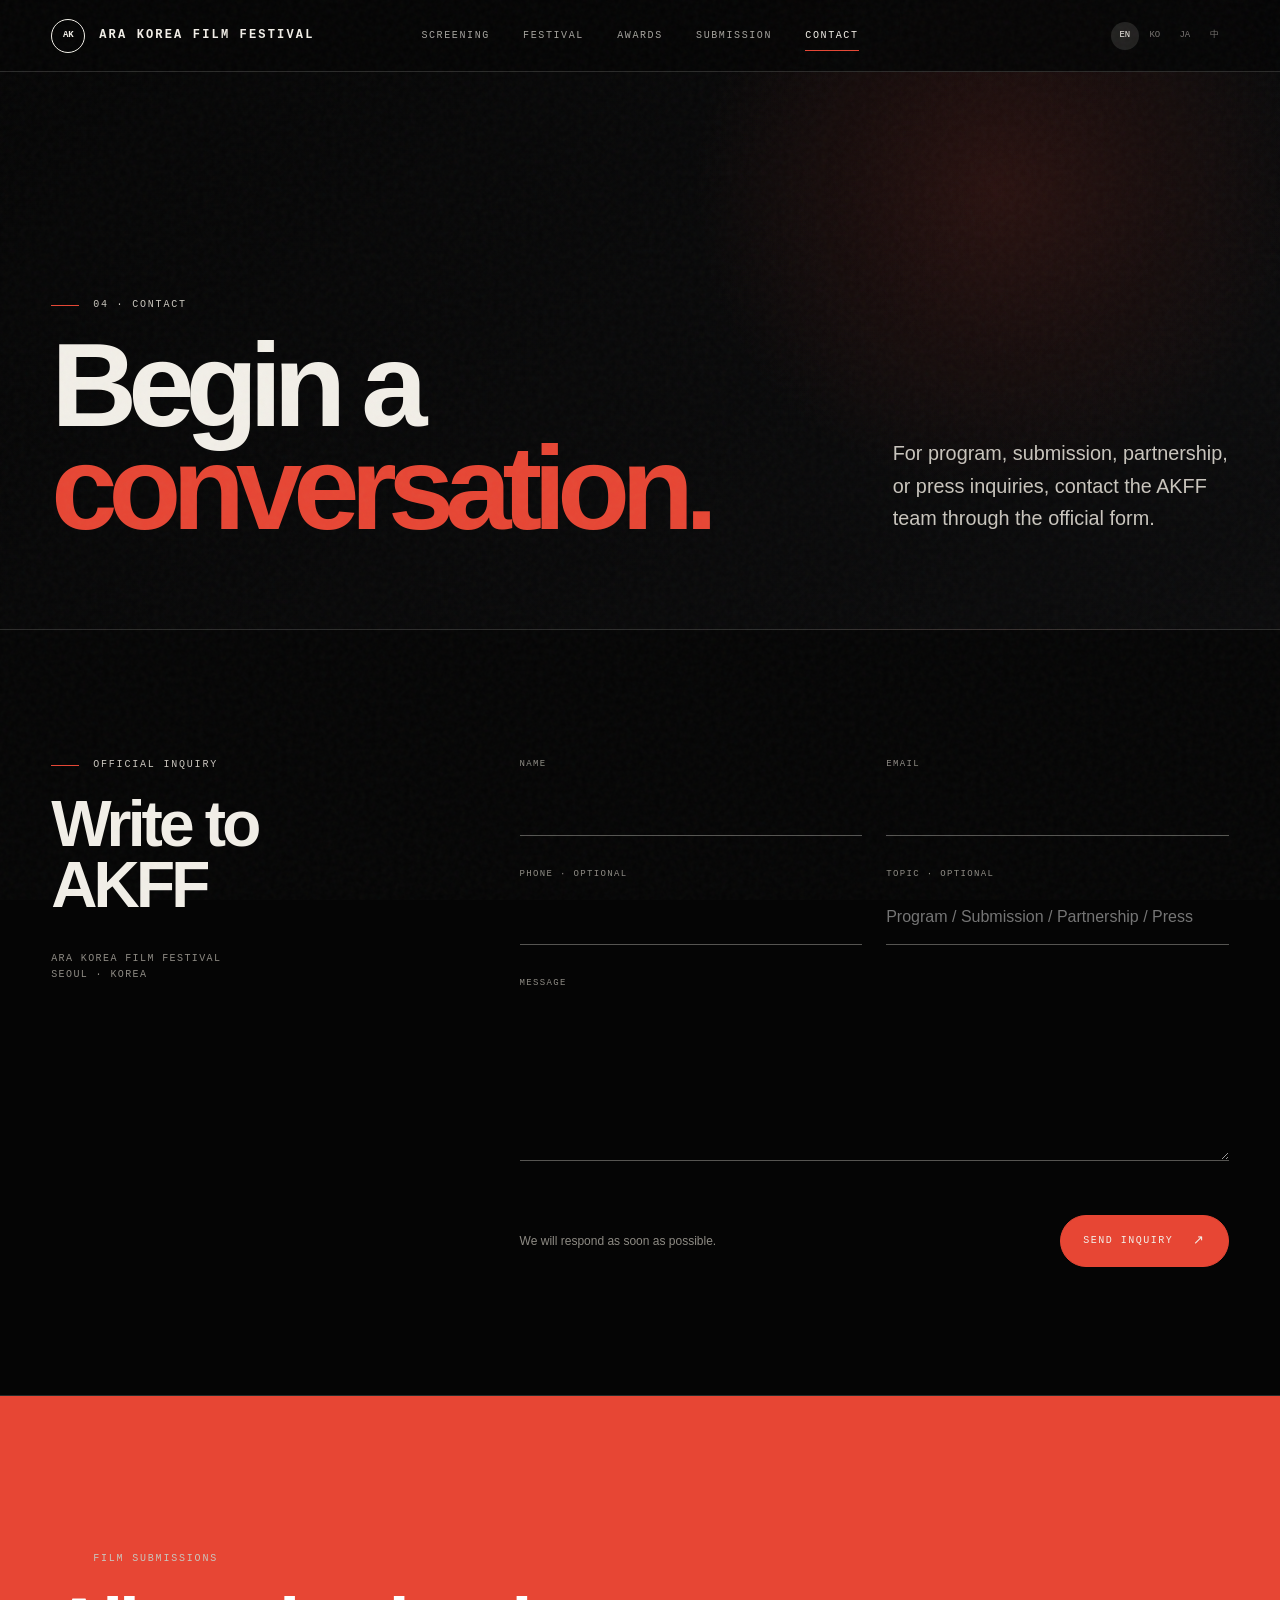
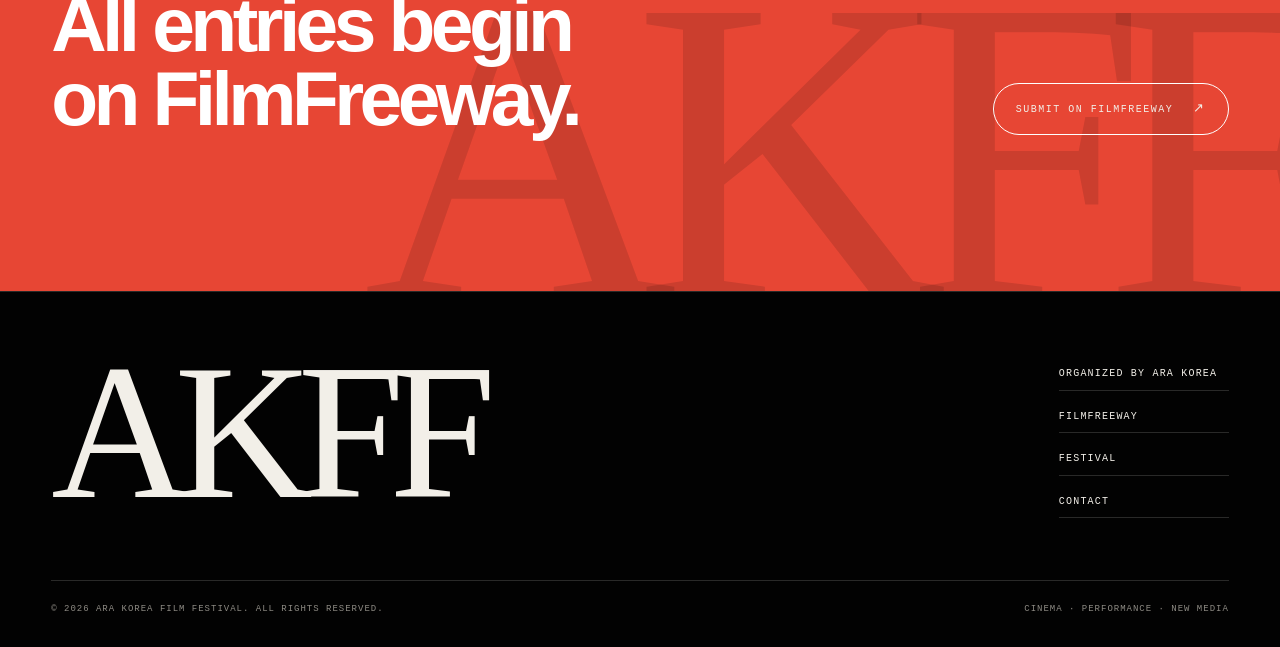
<file: contact.html>
<!doctype html>
<html lang="en">
<head>
  <meta charset="utf-8">
  <meta name="viewport" content="width=device-width, initial-scale=1">
  <title>Contact · Ara Korea Film Festival</title>
  <meta name="description" content="Contact Ara Korea Film Festival for program, submission, partnership, and press inquiries.">
  <meta name="robots" content="index,follow,max-image-preview:large,max-snippet:-1">
  <meta name="theme-color" content="#050505">
  <meta property="og:type" content="website">
  <meta property="og:site_name" content="Ara Korea Film Festival">
  <meta property="og:title" content="Contact · Ara Korea Film Festival">
  <meta property="og:description" content="Begin a conversation with AKFF.">
  <meta property="og:image" content="https://i.ytimg.com/vi/4b6K4aricJc/maxresdefault.jpg">
  <meta property="og:url" content="https://www.arakoreafilmfestival.com/contact">
  <meta name="twitter:card" content="summary_large_image">
  <meta name="twitter:title" content="Contact Ara Korea Film Festival">
  <meta name="twitter:description" content="Program, submission, partnership, and press inquiries for AKFF.">
  <meta name="twitter:image" content="https://i.ytimg.com/vi/4b6K4aricJc/maxresdefault.jpg">
  <link rel="canonical" href="https://www.arakoreafilmfestival.com/contact">
  <link rel="stylesheet" href="./style.css">
  <script src="./site.js" defer></script>
  <script type="application/ld+json">
  {
    "@context": "https://schema.org",
    "@type": "ContactPage",
    "@id": "https://www.arakoreafilmfestival.com/contact#webpage",
    "url": "https://www.arakoreafilmfestival.com/contact",
    "name": "Contact Ara Korea Film Festival",
    "description": "Contact AKFF for program, submission, partnership, and press inquiries.",
    "isPartOf": {"@id": "https://www.arakoreafilmfestival.com/#website"},
    "about": {"@id": "https://www.arakoreafilmfestival.com/#organization"},
    "inLanguage": "en"
  }
  </script>
</head>
<body data-page="contact">
  <a class="skip-link" href="#main" data-i18n="skip">Skip to content</a>
  <header id="siteHeader"></header>

  <main id="main" class="page-shell">
    <section class="page-hero">
      <div class="content-frame page-hero-grid">
        <div>
          <p class="eyebrow" data-i18n="contact.kicker">04 · Contact</p>
          <h1 class="display-title" data-i18n-html="contact.title">Begin a<br><em>conversation.</em></h1>
        </div>
        <div class="page-hero-copy">
          <p class="body-large" data-i18n="contact.lead">For program, submission, partnership, or press inquiries, contact the AKFF team through the official form.</p>
        </div>
      </div>
    </section>

    <section class="content-section">
      <div class="content-frame contact-grid reveal">
        <div>
          <p class="eyebrow" data-i18n="contact.formKicker">Official inquiry</p>
          <h2 class="section-title small" data-i18n="contact.formTitle">Write to AKFF</h2>
          <p class="meta-text" style="margin-top:34px">ARA KOREA FILM FESTIVAL<br>SEOUL · KOREA</p>
        </div>

        <form class="contact-form" method="POST" action="https://formspree.io/f/maqyznbe">
          <input type="hidden" name="_subject" value="[AKFF] New inquiry">
          <input type="hidden" name="form_type" value="AKFF_CONTACT">
          <input type="text" name="_gotcha" tabindex="-1" autocomplete="off" style="display:none">

          <div class="field">
            <label for="name" data-i18n="contact.name">Name</label>
            <input id="name" name="name" autocomplete="name" required>
          </div>
          <div class="field">
            <label for="email" data-i18n="contact.email">Email</label>
            <input id="email" type="email" name="email" autocomplete="email" required>
          </div>
          <div class="field">
            <label for="phone" data-i18n="contact.phone">Phone · Optional</label>
            <input id="phone" name="phone" autocomplete="tel">
          </div>
          <div class="field">
            <label for="topic" data-i18n="contact.topic">Topic · Optional</label>
            <input id="topic" name="topic" data-i18n-placeholder="contact.topicPlaceholder" placeholder="Program / Submission / Partnership / Press">
          </div>
          <div class="field full">
            <label for="message" data-i18n="contact.message">Message</label>
            <textarea id="message" name="message" required></textarea>
          </div>
          <div class="form-actions">
            <span class="helper" data-i18n="contact.helper">We will respond as soon as possible.</span>
            <button class="button primary" type="submit"><span data-i18n="contact.send">Send inquiry</span></button>
          </div>
        </form>
      </div>
    </section>

    <section class="cta-banner">
      <div class="content-frame cta-banner-inner reveal">
        <div>
          <p class="eyebrow" data-i18n="contact.subKicker">Film submissions</p>
          <h2 class="section-title" data-i18n-html="contact.subTitle">All entries begin<br>on FilmFreeway.</h2>
        </div>
        <a class="button" href="https://filmfreeway.com/arakorea" target="_blank" rel="noopener"><span data-i18n="common.submit">Submit on FilmFreeway</span></a>
      </div>
    </section>
  </main>

  <footer id="siteFooter"></footer>
</body>
</html>
</file>
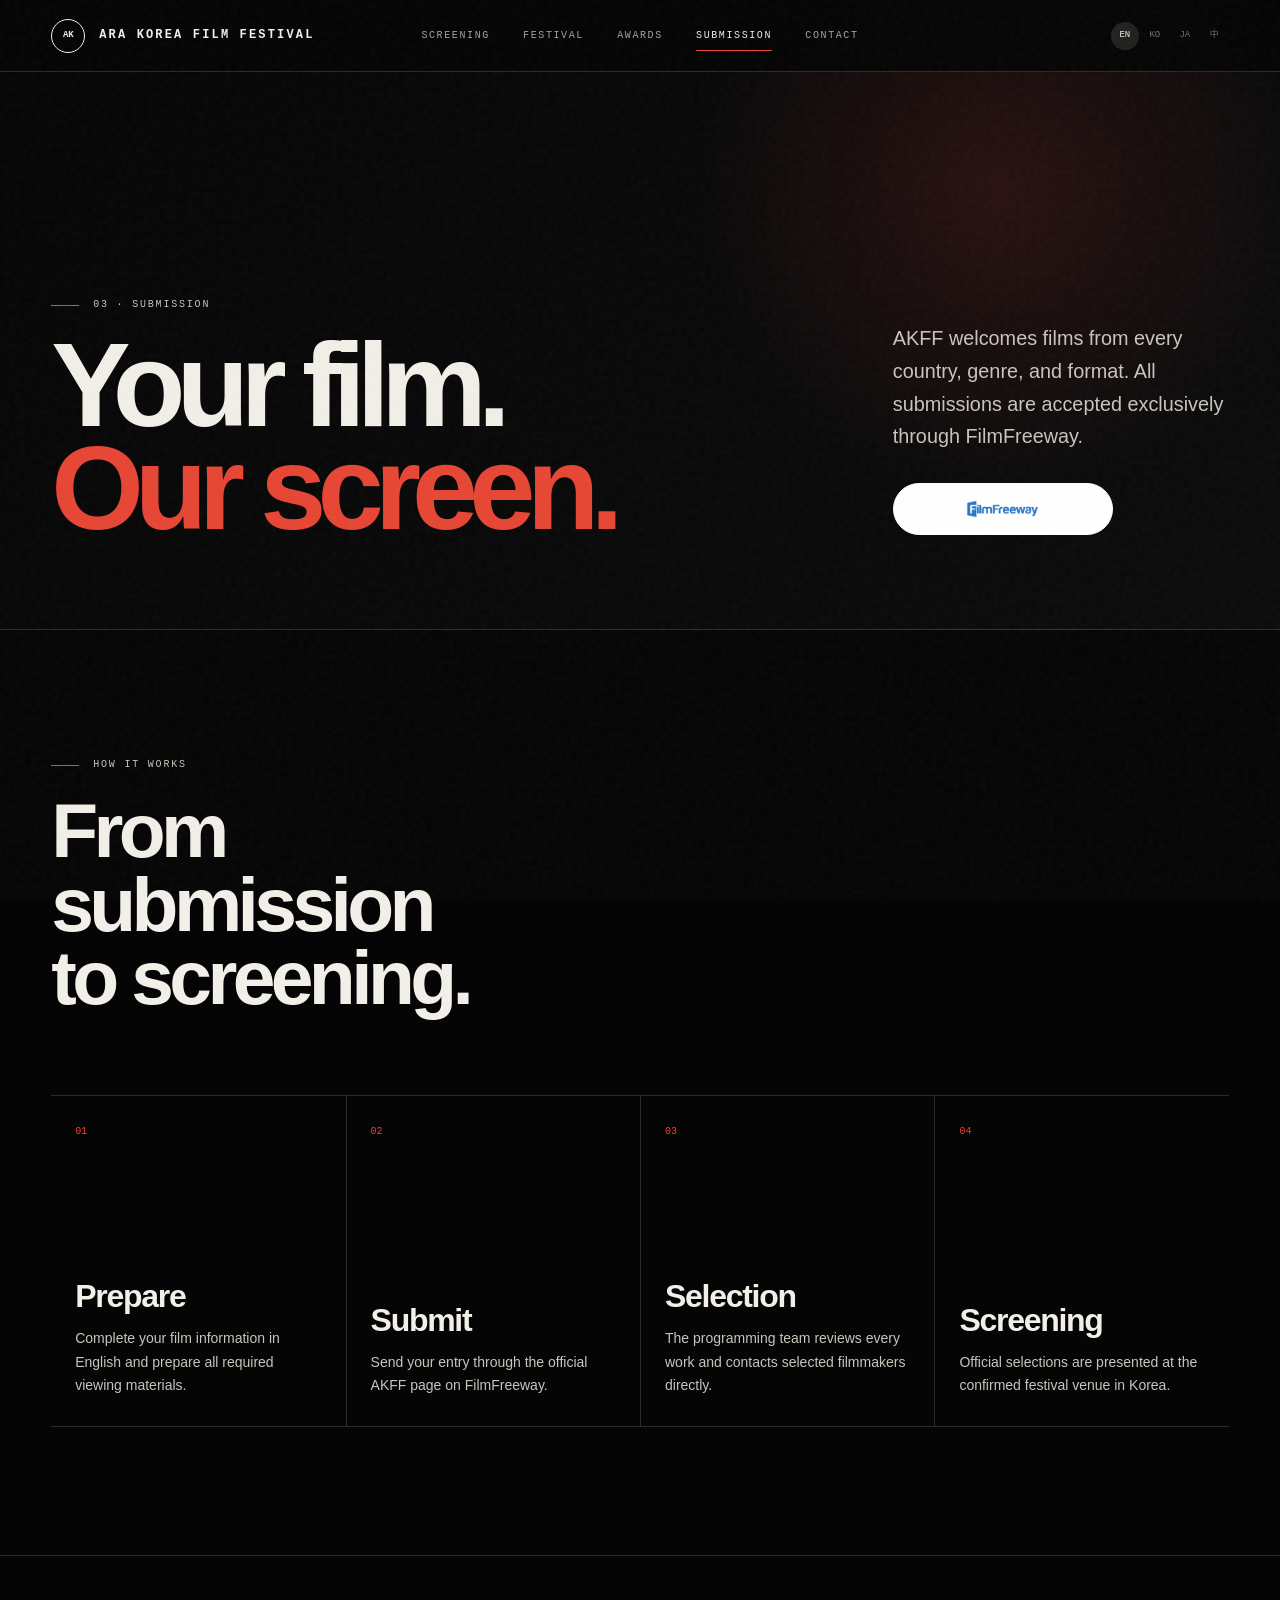
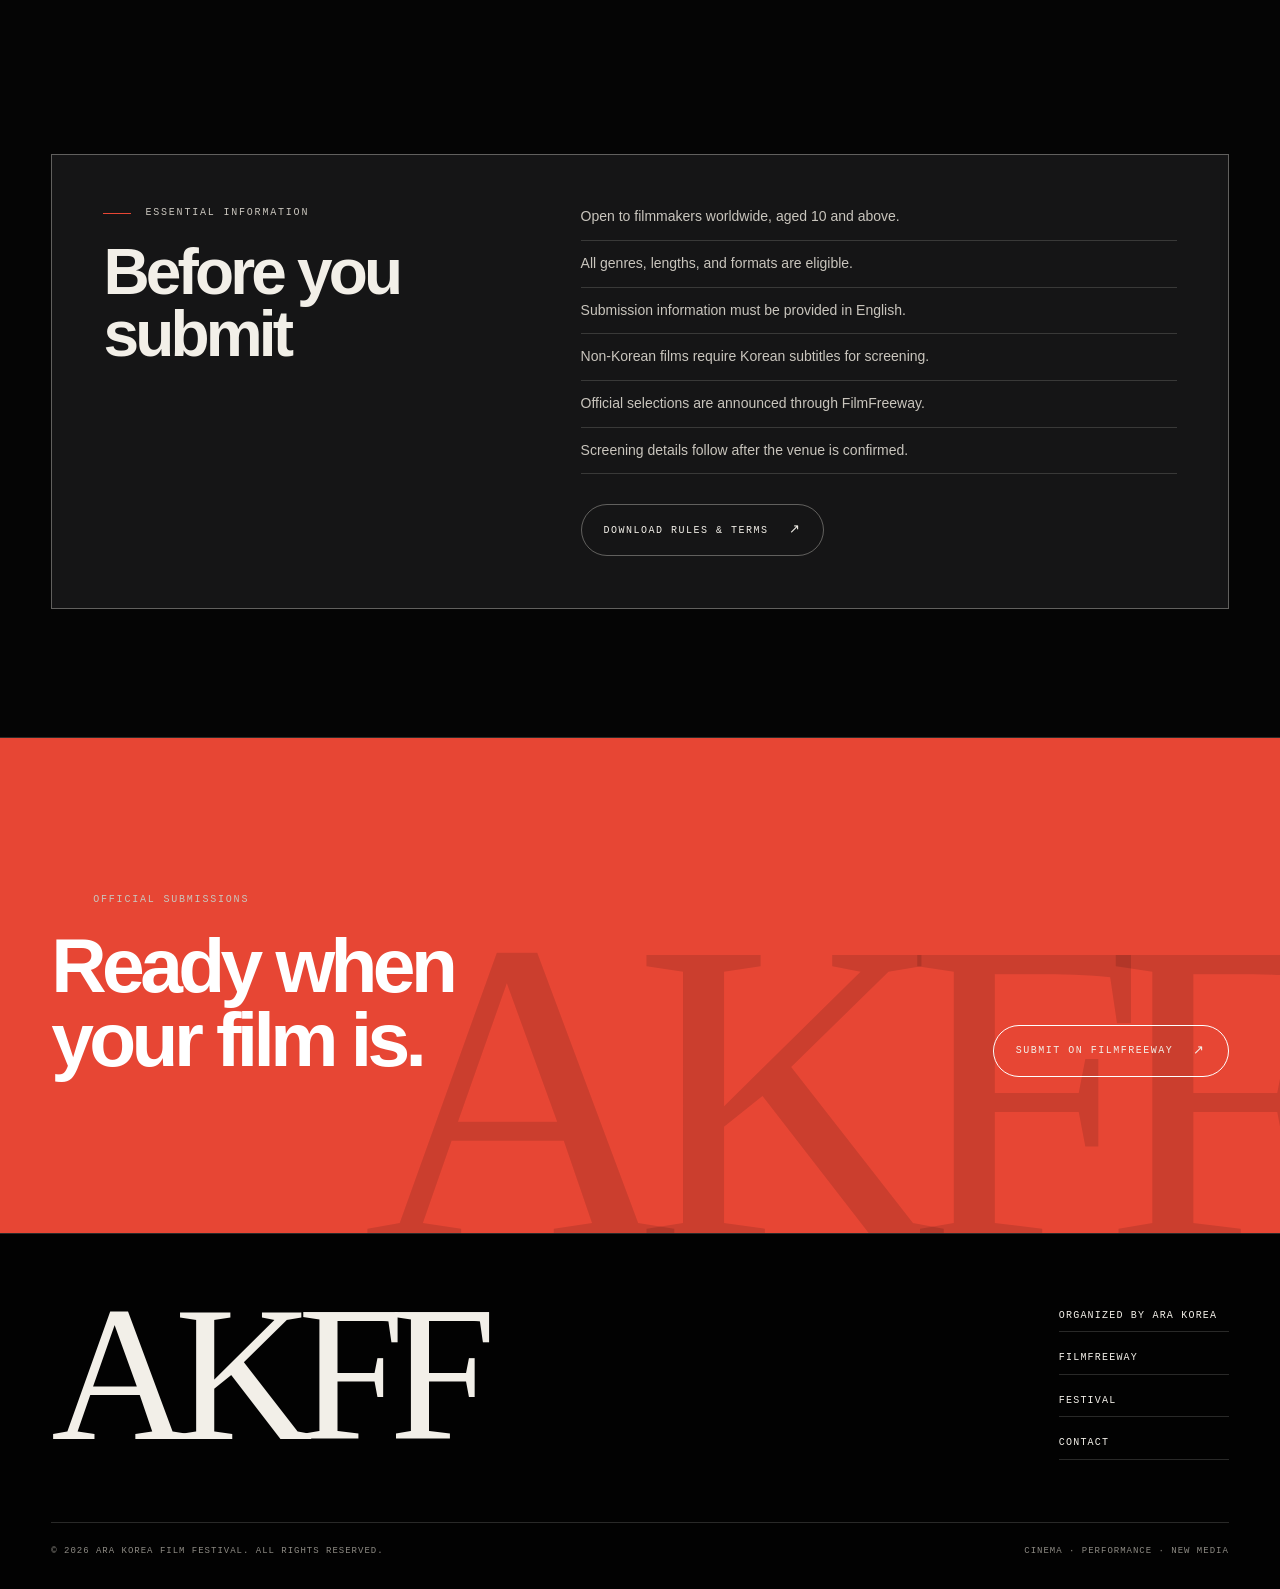
<file: submit.html>
<!doctype html>
<html lang="en">
<head>
  <meta charset="utf-8">
  <meta name="viewport" content="width=device-width, initial-scale=1">
  <title>Submission · Ara Korea Film Festival</title>
  <meta name="description" content="Submit your film to Ara Korea Film Festival through the official AKFF page on FilmFreeway.">
  <meta name="robots" content="index,follow,max-image-preview:large,max-snippet:-1">
  <meta name="theme-color" content="#050505">
  <meta property="og:type" content="website">
  <meta property="og:site_name" content="Ara Korea Film Festival">
  <meta property="og:title" content="Submission · Ara Korea Film Festival">
  <meta property="og:description" content="Your film. Our screen.">
  <meta property="og:image" content="https://i.ytimg.com/vi/4b6K4aricJc/maxresdefault.jpg">
  <meta property="og:url" content="https://www.arakoreafilmfestival.com/submit">
  <meta name="twitter:card" content="summary_large_image">
  <meta name="twitter:title" content="Submit to Ara Korea Film Festival">
  <meta name="twitter:description" content="Worldwide submissions for filmmakers aged 10 and above, accepted exclusively through FilmFreeway.">
  <meta name="twitter:image" content="https://i.ytimg.com/vi/4b6K4aricJc/maxresdefault.jpg">
  <link rel="canonical" href="https://www.arakoreafilmfestival.com/submit">
  <link rel="stylesheet" href="./style.css">
  <script src="./site.js" defer></script>
  <script type="application/ld+json">
  {
    "@context": "https://schema.org",
    "@type": "WebPage",
    "@id": "https://www.arakoreafilmfestival.com/submit#webpage",
    "url": "https://www.arakoreafilmfestival.com/submit",
    "name": "Submit to Ara Korea Film Festival",
    "description": "AKFF accepts films from every country, genre, length, and format exclusively through FilmFreeway.",
    "isPartOf": {"@id": "https://www.arakoreafilmfestival.com/#website"},
    "about": {"@id": "https://www.arakoreafilmfestival.com/#organization"},
    "potentialAction": {
      "@type": "ViewAction",
      "name": "Submit on FilmFreeway",
      "target": "https://filmfreeway.com/arakorea"
    },
    "inLanguage": "en"
  }
  </script>
</head>
<body data-page="submit">
  <a class="skip-link" href="#main" data-i18n="skip">Skip to content</a>
  <header id="siteHeader"></header>

  <main id="main" class="page-shell">
    <section class="page-hero">
      <div class="content-frame page-hero-grid">
        <div>
          <p class="eyebrow" data-i18n="submit.kicker">03 · Submission</p>
          <h1 class="display-title" data-i18n-html="submit.title">Your film.<br><em>Our screen.</em></h1>
        </div>
        <div class="page-hero-copy">
          <p class="body-large" data-i18n="submit.lead">AKFF welcomes films from every country, genre, and format. All submissions are accepted exclusively through FilmFreeway.</p>
          <div class="button-row" style="margin-top:30px">
            <a class="button primary" href="https://filmfreeway.com/arakorea" target="_blank" rel="noopener"><span data-i18n="common.submit">Submit on FilmFreeway</span></a>
          </div>
        </div>
      </div>
    </section>

    <section class="content-section">
      <div class="content-frame">
        <div class="split-intro reveal" style="margin-bottom:80px">
          <div>
            <p class="eyebrow" data-i18n="submit.processKicker">How it works</p>
            <h2 class="section-title" data-i18n-html="submit.processTitle">From submission<br>to screening.</h2>
          </div>
        </div>

        <div class="process-grid reveal">
          <article class="process-card">
            <span class="step">01</span>
            <div><h3 data-i18n="submit.s1">Prepare</h3><p data-i18n="submit.s1d">Complete your film information in English and prepare all required viewing materials.</p></div>
          </article>
          <article class="process-card">
            <span class="step">02</span>
            <div><h3 data-i18n="submit.s2">Submit</h3><p data-i18n="submit.s2d">Send your entry through the official AKFF page on FilmFreeway.</p></div>
          </article>
          <article class="process-card">
            <span class="step">03</span>
            <div><h3 data-i18n="submit.s3">Selection</h3><p data-i18n="submit.s3d">The programming team reviews every work and contacts selected filmmakers directly.</p></div>
          </article>
          <article class="process-card">
            <span class="step">04</span>
            <div><h3 data-i18n="submit.s4">Screening</h3><p data-i18n="submit.s4d">Official selections are presented at the confirmed festival venue in Korea.</p></div>
          </article>
        </div>
      </div>
    </section>

    <section class="content-section">
      <div class="content-frame reveal">
        <div class="notice-panel">
          <div>
            <p class="eyebrow" data-i18n="submit.infoKicker">Essential information</p>
            <h2 class="section-title small" data-i18n="submit.infoTitle">Before you submit</h2>
          </div>
          <div>
            <ul>
              <li data-i18n="submit.i1">Open to filmmakers worldwide, aged 10 and above.</li>
              <li data-i18n="submit.i2">All genres, lengths, and formats are eligible.</li>
              <li data-i18n="submit.i3">Submission information must be provided in English.</li>
              <li data-i18n="submit.i4">Non-Korean films require Korean subtitles for screening.</li>
              <li data-i18n="submit.i5">Official selections are announced through FilmFreeway.</li>
              <li data-i18n="submit.i6">Screening details follow after the venue is confirmed.</li>
            </ul>
            <div class="button-row" style="margin-top:30px">
              <a class="button" href="./AKFF_Rules_and_Terms.docx"><span data-i18n="submit.rules">Download Rules & Terms</span></a>
            </div>
          </div>
        </div>
      </div>
    </section>

    <section class="cta-banner">
      <div class="content-frame cta-banner-inner reveal">
        <div>
          <p class="eyebrow" data-i18n="submit.ctaKicker">Official submissions</p>
          <h2 class="section-title" data-i18n-html="submit.ctaTitle">Ready when<br>your film is.</h2>
        </div>
        <a class="button" href="https://filmfreeway.com/arakorea" target="_blank" rel="noopener"><span data-i18n="common.submit">Submit on FilmFreeway</span></a>
      </div>
    </section>
  </main>

  <footer id="siteFooter"></footer>
</body>
</html>
</file>
<file: style.css>
@import url("https://fonts.googleapis.com/css2?family=Noto+Sans+JP:wght@400;500;700;800&family=Noto+Sans+KR:wght@400;500;700;800&family=Noto+Sans+SC:wght@400;500;700;800&display=swap");

:root {
  --black: #050505;
  --black-soft: #0b0b0c;
  --graphite: #151516;
  --paper: #f2efe8;
  --paper-soft: #c9c5bd;
  --muted: #8e8b84;
  --line: rgba(242, 239, 232, 0.16);
  --line-strong: rgba(242, 239, 232, 0.34);
  --red: #e74634;
  --red-dark: #a51f18;
  --max: 1440px;
  --pad: clamp(20px, 4vw, 68px);
  --serif: "Iowan Old Style", "Baskerville", "Times New Roman", serif;
  --sans: "Helvetica Neue", "Inter", "Noto Sans", Arial, sans-serif;
  --display: "Helvetica Neue", "Arial Narrow", "Inter", Arial, sans-serif;
  --mono: "SFMono-Regular", Consolas, "Liberation Mono", monospace;
}

* {
  box-sizing: border-box;
}

html {
  scroll-behavior: smooth;
  background: var(--black);
}

body {
  margin: 0;
  background: var(--black);
  color: var(--paper);
  font-family: var(--sans);
  font-size: 16px;
  line-height: 1.55;
  -webkit-font-smoothing: antialiased;
  overflow-x: hidden;
}

html[lang="ko"] body {
  font-family: "Noto Sans KR", "Apple SD Gothic Neo", "Malgun Gothic", sans-serif;
}

html[lang="ja"] body {
  font-family: "Noto Sans JP", "Hiragino Kaku Gothic ProN", "Yu Gothic", sans-serif;
}

html[lang="zh-CN"] body {
  font-family: "Noto Sans SC", "PingFang SC", "Microsoft YaHei", sans-serif;
}

body.menu-open,
body.screening-open {
  overflow: hidden;
}

body::before {
  content: "";
  position: fixed;
  inset: 0;
  z-index: 9998;
  pointer-events: none;
  opacity: 0.055;
  background-image: url("data:image/svg+xml,%3Csvg viewBox='0 0 180 180' xmlns='http://www.w3.org/2000/svg'%3E%3Cfilter id='n'%3E%3CfeTurbulence type='fractalNoise' baseFrequency='.9' numOctaves='3' stitchTiles='stitch'/%3E%3C/filter%3E%3Crect width='100%25' height='100%25' filter='url(%23n)' opacity='.7'/%3E%3C/svg%3E");
}

::selection {
  background: var(--red);
  color: #fff;
}

a {
  color: inherit;
  text-decoration: none;
}

button,
input,
textarea,
select {
  font: inherit;
}

button,
a {
  -webkit-tap-highlight-color: transparent;
}

img,
svg {
  display: block;
  max-width: 100%;
}

.skip-link {
  position: fixed;
  left: 16px;
  top: -80px;
  z-index: 10001;
  background: var(--paper);
  color: var(--black);
  padding: 12px 18px;
  transition: top 0.2s ease;
}

.skip-link:focus {
  top: 16px;
}

.site-header {
  position: fixed;
  inset: 0 0 auto;
  z-index: 1000;
  height: 88px;
  display: grid;
  grid-template-columns: 1fr auto 1fr;
  align-items: center;
  padding: 0 var(--pad);
  border-bottom: 1px solid transparent;
  transition: background 0.35s ease, border-color 0.35s ease, height 0.35s ease;
}

.site-header.is-scrolled,
body:not(.home) .site-header {
  height: 72px;
  background: rgba(5, 5, 5, 0.9);
  border-color: var(--line);
  backdrop-filter: blur(18px);
  -webkit-backdrop-filter: blur(18px);
}

.brand {
  justify-self: start;
  display: inline-flex;
  align-items: center;
  gap: 14px;
  font-family: var(--mono);
  font-size: 12px;
  font-weight: 700;
  letter-spacing: 0.18em;
}

.brand-mark {
  width: 34px;
  height: 34px;
  display: grid;
  place-items: center;
  border: 1px solid var(--paper);
  border-radius: 50%;
  font-size: 9px;
  letter-spacing: -0.02em;
  transition: color 0.3s ease, background 0.3s ease;
}

.brand:hover .brand-mark {
  background: var(--paper);
  color: var(--black);
}

.desktop-nav {
  display: flex;
  align-items: center;
  gap: clamp(20px, 2.6vw, 42px);
  justify-self: center;
}

.desktop-nav a {
  position: relative;
  font-family: var(--mono);
  font-size: 10px;
  letter-spacing: 0.16em;
  text-transform: uppercase;
  color: rgba(242, 239, 232, 0.68);
  transition: color 0.25s ease;
}

.desktop-nav a::after {
  content: "";
  position: absolute;
  left: 0;
  right: 100%;
  bottom: -8px;
  height: 1px;
  background: var(--red);
  transition: right 0.3s ease;
}

.desktop-nav a:hover,
.desktop-nav a[aria-current="page"] {
  color: var(--paper);
}

.desktop-nav a:hover::after,
.desktop-nav a[aria-current="page"]::after {
  right: 0;
}

.header-actions {
  justify-self: end;
  display: flex;
  align-items: center;
  gap: 12px;
}

.language-switcher {
  display: flex;
  align-items: center;
  gap: 2px;
}

.language-switcher button {
  min-width: 28px;
  height: 28px;
  padding: 0 5px;
  border: 0;
  border-radius: 50%;
  background: transparent;
  color: rgba(242, 239, 232, 0.48);
  font-family: var(--mono);
  font-size: 9px;
  cursor: pointer;
  transition: color 0.25s ease, background 0.25s ease;
}

.language-switcher button:hover,
.language-switcher button.is-active {
  color: var(--paper);
  background: rgba(242, 239, 232, 0.12);
}

.menu-toggle {
  display: none;
  width: 38px;
  height: 38px;
  border: 0;
  background: transparent;
  padding: 9px 6px;
  color: var(--paper);
  cursor: pointer;
}

.menu-toggle span {
  display: block;
  width: 100%;
  height: 1px;
  margin: 6px 0;
  background: currentColor;
  transition: transform 0.3s ease, opacity 0.3s ease;
}

.menu-toggle[aria-expanded="true"] span:first-child {
  transform: translateY(3.5px) rotate(45deg);
}

.menu-toggle[aria-expanded="true"] span:last-child {
  transform: translateY(-3.5px) rotate(-45deg);
}

.mobile-panel {
  position: fixed;
  inset: 0;
  z-index: 990;
  display: none;
  flex-direction: column;
  justify-content: center;
  padding: 110px var(--pad) 50px;
  background: var(--black);
  opacity: 0;
  visibility: hidden;
  transition: opacity 0.3s ease, visibility 0.3s ease;
}

.mobile-panel.is-open {
  opacity: 1;
  visibility: visible;
}

.mobile-nav {
  display: grid;
}

.mobile-nav a {
  padding: 15px 0;
  border-bottom: 1px solid var(--line);
  font-family: var(--serif);
  font-size: clamp(36px, 10vw, 64px);
  line-height: 1;
}

.mobile-panel-meta {
  margin-top: 34px;
  display: flex;
  justify-content: space-between;
  gap: 20px;
  color: var(--muted);
  font-family: var(--mono);
  font-size: 10px;
  letter-spacing: 0.14em;
  text-transform: uppercase;
}

.page-shell {
  min-height: 100vh;
}

.content-frame {
  width: min(var(--max), 100%);
  margin: 0 auto;
  padding-left: var(--pad);
  padding-right: var(--pad);
}

.eyebrow {
  display: flex;
  align-items: center;
  gap: 14px;
  margin: 0 0 22px;
  color: var(--paper-soft);
  font-family: var(--mono);
  font-size: 10px;
  line-height: 1.4;
  letter-spacing: 0.18em;
  text-transform: uppercase;
}

.eyebrow::before {
  content: "";
  width: 28px;
  height: 1px;
  background: var(--red);
}

.display-title {
  margin: 0;
  font-family: var(--display);
  font-size: clamp(58px, 9.3vw, 148px);
  font-weight: 800;
  line-height: 0.86;
  letter-spacing: -0.075em;
  text-wrap: balance;
  word-break: normal;
  overflow-wrap: normal;
  hyphens: none;
}

.display-title em {
  color: var(--red);
  font-style: normal;
  font-weight: 800;
}

.section-title {
  margin: 0;
  font-family: var(--display);
  font-size: clamp(42px, 6vw, 88px);
  font-weight: 800;
  line-height: 0.96;
  letter-spacing: -0.06em;
  text-wrap: balance;
  word-break: normal;
  overflow-wrap: normal;
  hyphens: none;
}

.section-title.small {
  font-size: clamp(36px, 5vw, 72px);
}

.body-large {
  margin: 0;
  color: var(--paper-soft);
  font-size: clamp(17px, 1.55vw, 23px);
  line-height: 1.65;
  font-weight: 300;
  text-wrap: pretty;
}

.body-copy {
  margin: 0;
  color: var(--paper-soft);
  font-size: 15px;
  line-height: 1.8;
  text-wrap: pretty;
}

.meta-text {
  font-family: var(--mono);
  font-size: 10px;
  line-height: 1.65;
  letter-spacing: 0.14em;
  text-transform: uppercase;
  color: var(--muted);
}

.button-row {
  display: flex;
  flex-wrap: wrap;
  gap: 12px;
}

.button {
  position: relative;
  min-height: 52px;
  display: inline-flex;
  align-items: center;
  justify-content: center;
  gap: 20px;
  padding: 0 22px;
  border: 1px solid var(--line-strong);
  border-radius: 100px;
  background: transparent;
  color: var(--paper);
  font-family: var(--mono);
  font-size: 10px;
  letter-spacing: 0.15em;
  text-transform: uppercase;
  cursor: pointer;
  overflow: hidden;
  transition: color 0.3s ease, border-color 0.3s ease, transform 0.3s ease;
}

.button::before {
  content: "";
  position: absolute;
  inset: 0;
  background: var(--paper);
  transform: translateY(105%);
  transition: transform 0.35s cubic-bezier(0.76, 0, 0.24, 1);
}

.button > span,
.button::after {
  position: relative;
  z-index: 1;
}

.button::after {
  content: "\2197";
  font-size: 13px;
}

.button:hover {
  color: var(--black);
  border-color: var(--paper);
  transform: translateY(-2px);
}

.button:hover::before {
  transform: translateY(0);
}

.button.primary {
  border-color: var(--red);
  background: var(--red);
}

.button.primary::before {
  background: var(--paper);
}

.button.play::after {
  content: "\25B6";
  font-size: 9px;
}

.home-hero {
  position: relative;
  min-height: 100svh;
  display: flex;
  align-items: flex-end;
  overflow: hidden;
  background: #080707;
}

.hero-video,
.hero-video-poster,
.hero-shade,
.hero-grid {
  position: absolute;
  inset: 0;
}

.hero-video {
  z-index: 0;
  overflow: hidden;
  opacity: 0.66;
}

.hero-video iframe {
  position: absolute;
  top: 50%;
  left: 50%;
  width: max(100vw, 177.78vh);
  height: max(56.25vw, 100vh);
  transform: translate(-50%, -50%) scale(1.025);
  border: 0;
  pointer-events: none;
}

.hero-video-poster {
  z-index: -1;
  background: #080707 url("https://i.ytimg.com/vi/4b6K4aricJc/maxresdefault.jpg") center / cover no-repeat;
}

.hero-shade {
  z-index: 1;
  background:
    linear-gradient(180deg, rgba(5, 5, 5, 0.44) 0%, rgba(5, 5, 5, 0.08) 34%, rgba(5, 5, 5, 0.86) 100%),
    linear-gradient(90deg, rgba(5, 5, 5, 0.56), transparent 60%);
}

.hero-grid {
  z-index: 2;
  pointer-events: none;
  background:
    linear-gradient(90deg, transparent calc(50% - 0.5px), rgba(255,255,255,0.09) 50%, transparent calc(50% + 0.5px)),
    linear-gradient(transparent calc(50% - 0.5px), rgba(255,255,255,0.07) 50%, transparent calc(50% + 0.5px));
  opacity: 0.45;
}

.hero-content {
  position: relative;
  z-index: 3;
  width: 100%;
  padding: 160px var(--pad) clamp(44px, 7vh, 82px);
}

.hero-content-inner {
  width: min(var(--max), 100%);
  margin: 0 auto;
}

.hero-title-row {
  display: grid;
  grid-template-columns: minmax(0, 1fr) minmax(230px, 0.38fr);
  gap: 50px;
  align-items: end;
}

.hero-title {
  margin: 0 0 -0.07em;
  font-family: var(--serif);
  font-size: clamp(116px, 26vw, 390px);
  font-weight: 400;
  line-height: 0.72;
  letter-spacing: -0.09em;
  white-space: nowrap;
}

.hero-side {
  padding-bottom: 8px;
}

.hero-side p {
  margin: 0 0 24px;
  max-width: 360px;
  color: rgba(242, 239, 232, 0.82);
  font-size: clamp(15px, 1.35vw, 20px);
  font-weight: 300;
}

.hero-bottom {
  margin-top: 36px;
  padding-top: 18px;
  border-top: 1px solid var(--line-strong);
  display: flex;
  justify-content: space-between;
  align-items: center;
  gap: 28px;
}

.hero-caption {
  display: flex;
  gap: 34px;
  align-items: center;
}

.live-dot {
  width: 7px;
  height: 7px;
  border-radius: 50%;
  background: var(--red);
  box-shadow: 0 0 0 7px rgba(231, 70, 52, 0.16);
  animation: pulse 2s ease infinite;
}

@keyframes pulse {
  50% { box-shadow: 0 0 0 13px rgba(231, 70, 52, 0); }
}

.index-section {
  position: relative;
  padding: clamp(100px, 12vw, 190px) 0;
  border-top: 1px solid var(--line);
}

.index-section.light {
  background: var(--paper);
  color: var(--black);
}

.index-section.light .eyebrow,
.index-section.light .body-large,
.index-section.light .body-copy,
.index-section.light .meta-text {
  color: #55534e;
}

.index-section.light .eyebrow::before {
  background: var(--red);
}

.split-intro {
  display: grid;
  grid-template-columns: minmax(0, 0.8fr) minmax(320px, 1fr);
  gap: clamp(55px, 10vw, 160px);
  align-items: start;
}

.split-intro .body-large {
  max-width: 680px;
}

.feature-film {
  display: grid;
  grid-template-columns: minmax(0, 1.45fr) minmax(300px, 0.55fr);
  min-height: 72vh;
  border: 1px solid var(--line);
  background: var(--black-soft);
}

.feature-visual {
  position: relative;
  min-height: 620px;
  overflow: hidden;
  background: url("https://i.ytimg.com/vi/4b6K4aricJc/maxresdefault.jpg") center / cover no-repeat;
}

.feature-visual::after {
  content: "";
  position: absolute;
  inset: 0;
  background: linear-gradient(180deg, transparent 45%, rgba(5,5,5,0.75));
}

.feature-visual .play-disc {
  position: absolute;
  z-index: 2;
  left: 50%;
  top: 50%;
  width: 110px;
  height: 110px;
  transform: translate(-50%, -50%);
  border: 1px solid rgba(255,255,255,0.72);
  border-radius: 50%;
  display: grid;
  place-items: center;
  background: rgba(5,5,5,0.18);
  color: #fff;
  cursor: pointer;
  backdrop-filter: blur(6px);
  transition: transform 0.35s ease, background 0.35s ease;
}

.feature-visual .play-disc:hover {
  transform: translate(-50%, -50%) scale(1.08);
  background: var(--red);
}

.feature-copy {
  display: flex;
  flex-direction: column;
  justify-content: space-between;
  padding: clamp(30px, 4vw, 60px);
  border-left: 1px solid var(--line);
}

.feature-name {
  margin: 20px 0 12px;
  font-family: var(--display);
  font-size: clamp(54px, 7vw, 104px);
  line-height: 0.82;
  font-weight: 800;
  letter-spacing: -0.075em;
  text-wrap: balance;
}

.feature-copy .button {
  align-self: flex-start;
}

.stat-grid {
  margin-top: clamp(70px, 9vw, 130px);
  display: grid;
  grid-template-columns: repeat(3, 1fr);
  border-top: 1px solid currentColor;
  border-bottom: 1px solid currentColor;
}

.stat {
  min-height: 220px;
  padding: 30px 28px;
  display: flex;
  flex-direction: column;
  justify-content: space-between;
}

.stat + .stat {
  border-left: 1px solid currentColor;
}

.stat-value {
  font-family: var(--serif);
  font-size: clamp(64px, 8vw, 122px);
  line-height: 0.8;
  letter-spacing: -0.06em;
}

.award-strip {
  display: grid;
  grid-template-columns: repeat(4, 1fr);
  border-top: 1px solid var(--line);
}

.award-mini {
  min-height: 300px;
  padding: 30px 24px;
  display: flex;
  flex-direction: column;
  justify-content: space-between;
  border-bottom: 1px solid var(--line);
  transition: background 0.3s ease;
}

.award-mini + .award-mini {
  border-left: 1px solid var(--line);
}

.award-mini:hover {
  background: var(--red);
}

.award-mini h3 {
  margin: 0;
  font-family: var(--display);
  font-size: clamp(28px, 2.7vw, 44px);
  font-weight: 800;
  line-height: 0.98;
  letter-spacing: -0.045em;
  text-wrap: balance;
}

.award-mini .number {
  color: var(--muted);
  font-family: var(--mono);
  font-size: 11px;
}

.page-hero {
  min-height: 70vh;
  padding: clamp(150px, 18vh, 220px) 0 clamp(80px, 10vh, 130px);
  display: flex;
  align-items: flex-end;
  border-bottom: 1px solid var(--line);
  background:
    radial-gradient(circle at 78% 30%, rgba(231,70,52,0.14), transparent 28%),
    linear-gradient(135deg, #050505 0%, #0b0b0c 100%);
}

.page-hero-grid {
  display: grid;
  grid-template-columns: minmax(0, 1fr) minmax(280px, 0.43fr);
  gap: 60px;
  align-items: end;
}

.page-hero-copy {
  padding-bottom: 4px;
}

.page-hero-copy .body-large {
  max-width: 540px;
}

.content-section {
  padding: clamp(80px, 10vw, 150px) 0;
  border-bottom: 1px solid var(--line);
}

.content-section:last-of-type {
  border-bottom: 0;
}

.editorial-grid {
  display: grid;
  grid-template-columns: minmax(0, 0.52fr) minmax(320px, 1fr);
  gap: clamp(50px, 9vw, 150px);
}

.editorial-grid + .editorial-grid {
  margin-top: clamp(70px, 9vw, 120px);
  padding-top: clamp(70px, 9vw, 120px);
  border-top: 1px solid var(--line);
}

.editorial-copy {
  max-width: 760px;
}

.editorial-copy p + p {
  margin-top: 22px;
}

.fact-list {
  margin: 70px 0 0;
  padding: 0;
  list-style: none;
  border-top: 1px solid var(--line);
}

.fact-list li {
  display: grid;
  grid-template-columns: 34px minmax(180px, 0.45fr) 1fr;
  gap: 26px;
  align-items: baseline;
  padding: 22px 0;
  border-bottom: 1px solid var(--line);
}

.fact-list .fact-index,
.fact-list .fact-label {
  font-family: var(--mono);
  font-size: 10px;
  letter-spacing: 0.12em;
  text-transform: uppercase;
}

.fact-list .fact-index { color: var(--red); }
.fact-list .fact-value { color: var(--paper-soft); }

.award-list {
  border-top: 1px solid var(--line);
}

.award-row {
  position: relative;
  display: grid;
  grid-template-columns: 80px minmax(250px, 0.7fr) minmax(300px, 1fr);
  gap: 38px;
  align-items: start;
  padding: clamp(38px, 5vw, 72px) 0;
  border-bottom: 1px solid var(--line);
  overflow: hidden;
}

.award-row::before {
  content: "";
  position: absolute;
  inset: 0;
  z-index: -1;
  background: var(--red-dark);
  transform: translateX(-101%);
  transition: transform 0.55s cubic-bezier(0.76, 0, 0.24, 1);
}

.award-row:hover::before {
  transform: translateX(0);
}

.award-index {
  color: var(--red);
  font-family: var(--mono);
  font-size: 11px;
  transition: color 0.3s ease;
}

.award-row:hover .award-index { color: var(--paper); }

.award-name {
  margin: 0;
  font-family: var(--display);
  font-size: clamp(36px, 4.5vw, 68px);
  font-weight: 800;
  line-height: 0.96;
  letter-spacing: -0.055em;
  text-wrap: balance;
}

.award-description {
  margin: 0;
  color: var(--paper-soft);
  font-size: 16px;
  line-height: 1.8;
}

.process-grid {
  display: grid;
  grid-template-columns: repeat(4, 1fr);
  border-top: 1px solid var(--line);
  border-bottom: 1px solid var(--line);
}

.process-card {
  min-height: 330px;
  padding: 28px 24px;
  display: flex;
  flex-direction: column;
  justify-content: space-between;
}

.process-card + .process-card {
  border-left: 1px solid var(--line);
}

.process-card h3 {
  margin: 0 0 14px;
  font-family: var(--display);
  font-size: 32px;
  font-weight: 800;
  line-height: 0.98;
  letter-spacing: -0.04em;
}

.process-card p {
  margin: 0;
  color: var(--paper-soft);
  font-size: 14px;
  line-height: 1.7;
}

.process-card .step {
  font-family: var(--mono);
  font-size: 10px;
  color: var(--red);
}

.notice-panel {
  margin-top: 70px;
  padding: clamp(30px, 4vw, 58px);
  display: grid;
  grid-template-columns: minmax(0, 0.7fr) minmax(280px, 1fr);
  gap: 60px;
  border: 1px solid var(--line-strong);
  background: var(--graphite);
}

.notice-panel ul {
  margin: 0;
  padding: 0;
  list-style: none;
}

.notice-panel li {
  padding: 12px 0;
  border-bottom: 1px solid var(--line);
  color: var(--paper-soft);
  font-size: 14px;
}

.notice-panel li:first-child { padding-top: 0; }

.faq-intro {
  margin-bottom: clamp(54px, 7vw, 96px);
}

.faq-grid {
  display: grid;
  grid-template-columns: repeat(2, minmax(0, 1fr));
  border-top: 1px solid var(--line);
}

.faq-item {
  min-height: 260px;
  padding: clamp(26px, 3vw, 42px);
  border-bottom: 1px solid var(--line);
}

.faq-item:nth-child(even) {
  border-left: 1px solid var(--line);
}

.faq-item h3 {
  max-width: 560px;
  margin: 0 0 28px;
  font-family: var(--display);
  font-size: clamp(24px, 2.4vw, 38px);
  font-weight: 800;
  line-height: 1.08;
  letter-spacing: -0.045em;
  text-wrap: balance;
}

.faq-item p {
  max-width: 620px;
  margin: 0;
  color: var(--paper-soft);
  font-size: 15px;
  line-height: 1.75;
  text-wrap: pretty;
}

html[lang="ko"] .faq-item h3,
html[lang="ko"] .faq-item p {
  font-family: "Noto Sans KR", "Apple SD Gothic Neo", "Malgun Gothic", sans-serif;
  word-break: keep-all;
  overflow-wrap: normal;
}

html[lang="ja"] .faq-item h3,
html[lang="ja"] .faq-item p {
  font-family: "Noto Sans JP", "Hiragino Kaku Gothic ProN", "Yu Gothic", sans-serif;
  line-break: strict;
}

html[lang="zh-CN"] .faq-item h3,
html[lang="zh-CN"] .faq-item p {
  font-family: "Noto Sans SC", "PingFang SC", "Microsoft YaHei", sans-serif;
  line-break: strict;
}

.contact-grid {
  display: grid;
  grid-template-columns: minmax(250px, 0.48fr) minmax(0, 1fr);
  gap: clamp(60px, 10vw, 160px);
}

.contact-form {
  display: grid;
  grid-template-columns: 1fr 1fr;
  gap: 32px 24px;
}

.field {
  position: relative;
}

.field.full {
  grid-column: 1 / -1;
}

.field label {
  display: block;
  margin-bottom: 10px;
  color: var(--muted);
  font-family: var(--mono);
  font-size: 9px;
  letter-spacing: 0.15em;
  text-transform: uppercase;
}

.field input,
.field textarea,
.field select {
  width: 100%;
  padding: 13px 0 15px;
  border: 0;
  border-bottom: 1px solid var(--line-strong);
  border-radius: 0;
  outline: 0;
  background: transparent;
  color: var(--paper);
  font-size: 16px;
  transition: border-color 0.25s ease;
}

.field input:focus,
.field textarea:focus,
.field select:focus {
  border-color: var(--red);
}

.field textarea {
  min-height: 160px;
  resize: vertical;
}

.form-actions {
  grid-column: 1 / -1;
  display: flex;
  align-items: center;
  justify-content: space-between;
  gap: 24px;
  margin-top: 14px;
}

.form-actions .helper {
  color: var(--muted);
  font-size: 12px;
}

.cta-banner {
  position: relative;
  min-height: 55vh;
  display: flex;
  align-items: center;
  overflow: hidden;
  background: var(--red);
  color: #fff;
}

.cta-banner::after {
  content: "AKFF";
  position: absolute;
  right: -0.05em;
  bottom: -0.18em;
  color: rgba(0,0,0,0.12);
  font-family: var(--serif);
  font-size: clamp(150px, 34vw, 520px);
  line-height: 1;
  letter-spacing: -0.1em;
  pointer-events: none;
}

.cta-banner-inner {
  position: relative;
  z-index: 1;
  display: grid;
  grid-template-columns: minmax(0, 1fr) auto;
  gap: 50px;
  align-items: end;
}

.cta-banner .button {
  border-color: #fff;
}

.site-footer {
  padding: 66px var(--pad) 30px;
  background: #020202;
  border-top: 1px solid var(--line);
}

.footer-inner {
  width: min(var(--max), 100%);
  margin: 0 auto;
}

.footer-top {
  display: grid;
  grid-template-columns: minmax(0, 1fr) auto;
  gap: 50px;
  align-items: start;
}

.footer-wordmark {
  margin: 0;
  font-family: var(--serif);
  font-size: clamp(70px, 15vw, 220px);
  line-height: 0.78;
  font-weight: 400;
  letter-spacing: -0.08em;
}

.footer-links {
  display: grid;
  gap: 10px;
  min-width: 170px;
}

.footer-links a {
  padding: 8px 0;
  border-bottom: 1px solid var(--line);
  font-family: var(--mono);
  font-size: 10px;
  letter-spacing: 0.12em;
  text-transform: uppercase;
}

.footer-links a:hover { color: var(--red); }

.footer-bottom {
  margin-top: 62px;
  padding-top: 22px;
  border-top: 1px solid var(--line);
  display: flex;
  justify-content: space-between;
  gap: 24px;
  color: var(--muted);
  font-family: var(--mono);
  font-size: 9px;
  letter-spacing: 0.11em;
  text-transform: uppercase;
}

.screening-modal {
  position: fixed;
  inset: 0;
  z-index: 10000;
  display: grid;
  place-items: center;
  padding: 20px;
  background: rgba(0,0,0,0.96);
  opacity: 0;
  visibility: hidden;
  transition: opacity 0.35s ease, visibility 0.35s ease;
}

.screening-modal.is-open {
  opacity: 1;
  visibility: visible;
}

.screening-stage {
  position: relative;
  width: min(1500px, 100%);
  aspect-ratio: 16 / 9;
  background: #000;
  box-shadow: 0 0 100px rgba(255,255,255,0.08);
}

.screening-player,
.screening-player iframe {
  width: 100%;
  height: 100%;
}

.screening-player iframe {
  border: 0;
  pointer-events: none;
}

.screening-close {
  position: absolute;
  right: 0;
  top: -52px;
  border: 0;
  background: transparent;
  color: var(--paper);
  font-family: var(--mono);
  font-size: 10px;
  letter-spacing: 0.14em;
  text-transform: uppercase;
  cursor: pointer;
}

.screening-controls {
  position: absolute;
  inset: auto 0 0;
  z-index: 2;
  display: flex;
  justify-content: space-between;
  align-items: center;
  gap: 20px;
  padding: 30px;
  background: linear-gradient(transparent, rgba(0,0,0,0.82));
  transition: opacity 0.3s ease;
}

.control-group {
  display: flex;
  gap: 10px;
  align-items: center;
}

.screening-controls button {
  width: 42px;
  height: 42px;
  border: 1px solid rgba(255,255,255,0.5);
  border-radius: 50%;
  background: rgba(0,0,0,0.35);
  color: #fff;
  cursor: pointer;
}

.screening-title {
  color: #fff;
  font-family: var(--mono);
  font-size: 10px;
  letter-spacing: 0.13em;
  text-transform: uppercase;
}

.reveal {
  opacity: 0;
  transform: translateY(32px);
  transition: opacity 0.8s ease, transform 0.8s cubic-bezier(0.22, 1, 0.36, 1);
}

.reveal.is-visible {
  opacity: 1;
  transform: translateY(0);
}

/* LANGUAGE-SPECIFIC TYPOGRAPHY */
html[lang="ko"] :where(.display-title, .section-title, .feature-name, .award-name, .award-mini h3, .process-card h3) {
  font-family: "Noto Sans KR", "Apple SD Gothic Neo", "Malgun Gothic", sans-serif;
  font-style: normal;
  font-weight: 800;
  word-break: keep-all;
  overflow-wrap: normal;
  line-break: strict;
  hyphens: none;
}

html[lang="ko"] .ko-title-line {
  display: block;
  white-space: nowrap;
}

html[lang="ja"] :where(.display-title, .section-title, .feature-name, .award-name, .award-mini h3, .process-card h3) {
  font-family: "Noto Sans JP", "Hiragino Kaku Gothic ProN", "Yu Gothic", sans-serif;
  font-style: normal;
  font-weight: 800;
  word-break: normal;
  overflow-wrap: normal;
  line-break: strict;
  hyphens: none;
}

html[lang="zh-CN"] :where(.display-title, .section-title, .feature-name, .award-name, .award-mini h3, .process-card h3) {
  font-family: "Noto Sans SC", "PingFang SC", "Microsoft YaHei", sans-serif;
  font-style: normal;
  font-weight: 800;
  word-break: normal;
  overflow-wrap: normal;
  line-break: strict;
  hyphens: none;
}

html[lang="ko"] .display-title {
  max-width: 11em;
  font-size: clamp(46px, 5.7vw, 86px);
  line-height: 1.06;
  letter-spacing: -0.055em;
  text-wrap: balance;
}

html[lang="ja"] .display-title {
  font-size: clamp(46px, 6vw, 92px);
  line-height: 1.02;
  letter-spacing: -0.055em;
}

html[lang="zh-CN"] .display-title {
  font-size: clamp(48px, 6.4vw, 98px);
  line-height: 1;
  letter-spacing: -0.06em;
}

html[lang="ko"] .section-title,
html[lang="ko"] .section-title.small {
  font-size: clamp(36px, 4.15vw, 62px);
  line-height: 1.1;
  letter-spacing: -0.045em;
  text-wrap: balance;
}

html[lang="ja"] .section-title,
html[lang="ja"] .section-title.small {
  font-size: clamp(35px, 4.35vw, 66px);
  line-height: 1.08;
  letter-spacing: -0.04em;
}

html[lang="zh-CN"] .section-title,
html[lang="zh-CN"] .section-title.small {
  font-size: clamp(36px, 4.55vw, 69px);
  line-height: 1.06;
  letter-spacing: -0.045em;
}

html[lang="ko"] :where(h1, h2, h3, p, li, .fact-label, .fact-value, .stat-value, .meta-text) {
  word-break: keep-all;
  overflow-wrap: normal;
  line-break: strict;
  hyphens: none;
}

html[lang="ja"] :where(h1, h2, h3, p, li),
html[lang="zh-CN"] :where(h1, h2, h3, p, li) {
  line-break: strict;
  overflow-wrap: normal;
  hyphens: none;
}

html[lang="ko"] :where(.body-large, .body-copy, .award-description, .process-card p, .notice-panel li),
html[lang="ja"] :where(.body-large, .body-copy, .award-description, .process-card p, .notice-panel li),
html[lang="zh-CN"] :where(.body-large, .body-copy, .award-description, .process-card p, .notice-panel li) {
  text-wrap: pretty;
}

html[lang="ko"] body {
  font-weight: 400;
  letter-spacing: -0.015em;
}

html[lang="ko"] :where(.body-large, .body-copy, .award-description, .process-card p, .notice-panel li, .faq-item p) {
  font-weight: 400;
  line-height: 1.82;
}

html[lang="ko"] .page-hero-copy {
  max-width: 560px;
}

html[lang="ko"] :where(.award-name, .award-mini h3, .process-card h3, .faq-item h3) {
  font-weight: 700;
  letter-spacing: -0.04em;
  line-height: 1.16;
}

@media (max-width: 1100px) {
  .desktop-nav { gap: 18px; }
  .desktop-nav a { font-size: 9px; }
  .hero-title-row { grid-template-columns: 1fr; gap: 26px; }
  .hero-side { max-width: 480px; }
  .feature-film { grid-template-columns: 1fr; }
  .feature-copy { min-height: 380px; border-left: 0; border-top: 1px solid var(--line); }
  .award-strip { grid-template-columns: repeat(2, 1fr); }
  .award-mini:nth-child(3) { border-left: 0; }
  .process-grid { grid-template-columns: repeat(2, 1fr); }
  .process-card:nth-child(3) { border-left: 0; border-top: 1px solid var(--line); }
  .process-card:nth-child(4) { border-top: 1px solid var(--line); }
}

@media (max-width: 860px) {
  .site-header { height: 72px; grid-template-columns: 1fr auto; }
  .desktop-nav { display: none; }
  .language-switcher.desktop-language { display: none; }
  .menu-toggle { display: block; }
  .mobile-panel { display: flex; }
  .hero-content { padding-top: 130px; }
  .hero-title { font-size: clamp(108px, 31vw, 240px); }
  .hero-bottom { align-items: flex-end; }
  .hero-caption { flex-direction: column; gap: 8px; align-items: flex-start; }
  .split-intro,
  .page-hero-grid,
  .editorial-grid,
  .notice-panel,
  .contact-grid,
  .cta-banner-inner { grid-template-columns: 1fr; }
  .page-hero { min-height: 62vh; }
  .page-hero-grid { gap: 44px; }
  .page-hero-copy { max-width: 620px; }
  .stat-grid { grid-template-columns: 1fr; }
  .stat { min-height: 170px; }
  .stat + .stat { border-left: 0; border-top: 1px solid currentColor; }
  .award-row { grid-template-columns: 48px 1fr; }
  .award-description { grid-column: 2; }
  .footer-top { grid-template-columns: 1fr; }
  .footer-links { grid-template-columns: repeat(2, 1fr); }
}

@media (max-width: 620px) {
  :root { --pad: 20px; }
  .brand-name { display: none; }
  .site-header,
  .site-header.is-scrolled,
  body:not(.home) .site-header { height: 64px; }
  .brand-mark { width: 32px; height: 32px; }
  .mobile-panel { padding-top: 92px; }
  .mobile-nav a { padding: 13px 0; font-size: clamp(34px, 12vw, 50px); }
  .hero-video { opacity: 0.55; }
  .hero-grid { display: none; }
  .hero-title { font-size: clamp(92px, 29vw, 156px); }
  .hero-side p { font-size: 14px; }
  .hero-bottom { flex-direction: column; align-items: stretch; }
  .hero-bottom .button { width: 100%; }
  .hero-content { padding-top: 110px; padding-bottom: 34px; }
  .hero-title-row { gap: 22px; }
  .hero-bottom { margin-top: 28px; }
  .page-hero {
    min-height: auto;
    padding: 122px 0 72px;
    align-items: flex-start;
  }
  .page-hero-grid { gap: 34px; }
  .display-title {
    font-size: clamp(48px, 15vw, 70px);
    line-height: 0.9;
    letter-spacing: -0.07em;
  }
  html[lang="ko"] .display-title {
    max-width: 100%;
    font-size: clamp(40px, 11.3vw, 50px);
    line-height: 1.1;
    letter-spacing: -0.05em;
  }
  html[lang="ja"] .display-title {
    font-size: clamp(41px, 11.8vw, 55px);
    line-height: 1.04;
  }
  html[lang="zh-CN"] .display-title {
    font-size: clamp(44px, 12.5vw, 59px);
    line-height: 1.02;
  }
  .section-title,
  .section-title.small {
    font-size: clamp(38px, 11.5vw, 54px);
    line-height: 0.98;
  }
  html[lang="ko"] .section-title,
  html[lang="ko"] .section-title.small,
  html[lang="ja"] .section-title,
  html[lang="ja"] .section-title.small,
  html[lang="zh-CN"] .section-title,
  html[lang="zh-CN"] .section-title.small {
    font-size: clamp(33px, 9vw, 42px);
    line-height: 1.14;
  }
  .body-large { font-size: 17px; line-height: 1.7; }
  .content-section,
  .index-section { padding: 76px 0; }
  .split-intro { gap: 34px; }
  .editorial-grid + .editorial-grid { margin-top: 70px; padding-top: 70px; }
  .button-row { display: grid; grid-template-columns: 1fr; width: 100%; }
  .button-row .button { width: 100%; }
  .feature-visual { min-height: 54vh; }
  .feature-copy { min-height: 340px; }
  .award-strip { grid-template-columns: 1fr; }
  .award-mini { min-height: 220px; }
  .award-mini + .award-mini { border-left: 0; }
  .fact-list li { grid-template-columns: 28px 1fr; gap: 14px; }
  .fact-list .fact-value { grid-column: 2; }
  .fact-list li { align-items: start; }
  .award-row { grid-template-columns: 34px 1fr; gap: 14px; }
  .process-grid { grid-template-columns: 1fr; }
  .process-card { min-height: 260px; }
  .process-card + .process-card { border-left: 0; border-top: 1px solid var(--line); }
  .contact-form { grid-template-columns: 1fr; }
  .field.full,
  .form-actions { grid-column: 1; }
  .form-actions { flex-direction: column; align-items: stretch; }
  .form-actions .button { width: 100%; }
  .footer-links { grid-template-columns: 1fr; }
  .footer-bottom { flex-direction: column; }
  .faq-grid { grid-template-columns: 1fr; }
  .faq-item { min-height: 0; padding: 30px 0; }
  .faq-item:nth-child(even) { border-left: 0; }
  .faq-item h3 { font-size: 27px; margin-bottom: 18px; }
  .cta-banner { min-height: auto; padding: 84px 0; }
  .cta-banner-inner { gap: 42px; }
  .cta-banner .button { width: 100%; }
  .cta-banner::after { right: -0.02em; bottom: -0.1em; font-size: 52vw; }
  .screening-modal { padding: 0; }
  .screening-stage { width: 100%; }
  .screening-close { top: -44px; right: 16px; }
  .screening-controls { padding: 16px; }
  .screening-title { display: none; }
}

@media (max-width: 380px) {
  :root { --pad: 17px; }
  .display-title { font-size: 46px; }
  html[lang="ko"] .display-title { font-size: 38px; }
  html[lang="ja"] .display-title { font-size: 39px; }
  html[lang="zh-CN"] .display-title { font-size: 42px; }
  .eyebrow { gap: 10px; letter-spacing: 0.14em; }
  .eyebrow::before { width: 20px; }
  .button { padding-left: 18px; padding-right: 18px; gap: 14px; }
  .screening-controls { gap: 10px; }
}

@media (prefers-reduced-motion: reduce) {
  html { scroll-behavior: auto; }
  *, *::before, *::after {
    animation-duration: 0.01ms !important;
    animation-iteration-count: 1 !important;
    transition-duration: 0.01ms !important;
  }
  .reveal { opacity: 1; transform: none; }
}

/* FILMFREEWAY LOGO LINKS */
.visually-hidden {
  position: absolute !important;
  width: 1px !important;
  height: 1px !important;
  padding: 0 !important;
  margin: -1px !important;
  overflow: hidden !important;
  clip: rect(0, 0, 0, 0) !important;
  white-space: nowrap !important;
  border: 0 !important;
}

.button.filmfreeway-logo-link {
  min-width: 220px;
  padding: 7px 20px;
  border-color: #ffffff;
  background: #ffffff;
  color: #111111;
}

.button.filmfreeway-logo-link::before {
  background: #f2efe8;
}

.filmfreeway-logo-link img {
  position: relative;
  z-index: 2;
  width: auto;
  height: 32px;
  object-fit: contain;
}

.site-footer .filmfreeway-logo-link {
  width: fit-content;
  padding: 9px 12px;
  border: 0;
  border-radius: 4px;
  background: #ffffff;
}

.site-footer .filmfreeway-logo-link img {
  height: 25px;
}

.button.filmfreeway-logo-link::after {
  content: none;
  display: none;
}
</file>
